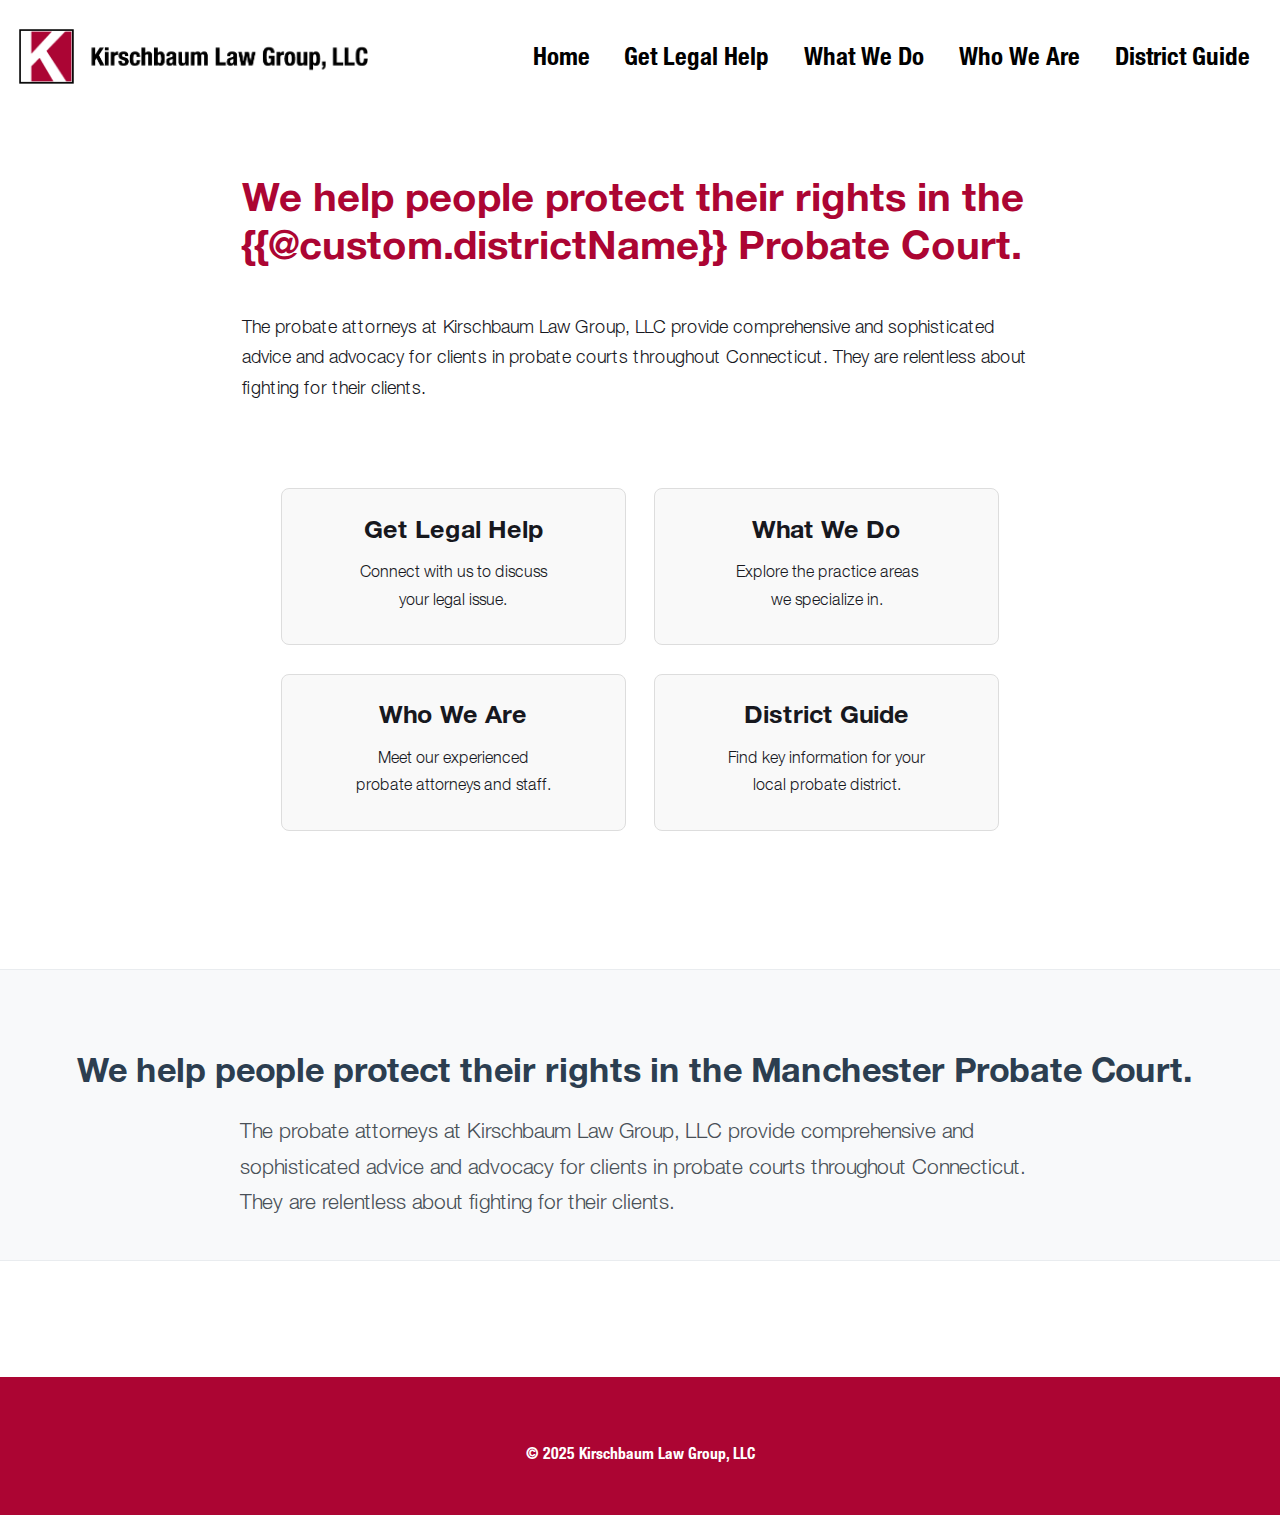
<file: index.html>
<!DOCTYPE html><html lang="en-gb"><head><script>var $wc_load=function(a){return  JSON.parse(JSON.stringify(a))},$wc_leads=$wc_leads||{doc:{url:$wc_load(document.URL),ref:$wc_load(document.referrer),search:$wc_load(location.search),hash:$wc_load(location.hash)}};</script><script src="//s.ksrndkehqnwntyxlhgto.com/128663.js"></script><meta charset="utf-8"><meta http-equiv="X-UA-Compatible" content="IE=edge"><meta name="viewport" content="width=device-width,initial-scale=1"><title>master-template</title><meta name="generator" content="Publii Open-Source CMS for Static Site"><link rel="canonical" href="https://sophia532.github.io/publiirepository/"><link rel="alternate" type="application/atom+xml" href="https://sophia532.github.io/publiirepository/feed.xml" title="master-template - RSS"><link rel="alternate" type="application/json" href="https://sophia532.github.io/publiirepository/feed.json" title="master-template - JSON"><meta property="og:title" content="master-template"><meta property="og:image" content="https://sophia532.github.io/publiirepository/media/website/KLG-Logo.png"><meta property="og:image:width" content="723"><meta property="og:image:height" content="114"><meta property="og:site_name" content="master-template"><meta property="og:description" content=""><meta property="og:url" content="https://sophia532.github.io/publiirepository/"><meta property="og:type" content="website"><link rel="preload" href="https://sophia532.github.io/publiirepository/assets/dynamic/fonts/HelveticaNeueLTPro-Lt.woff2/HelveticaNeueLTPro-Lt.woff2.woff2" as="font" type="font/woff2" crossorigin><link rel="stylesheet" href="https://sophia532.github.io/publiirepository/assets/css/style.css?v=f308725ea0c2ef050f04afd068658f51"><script type="application/ld+json">{"@context":"http://schema.org","@type":"Organization","name":"master-template","logo":"https://sophia532.github.io/publiirepository/media/website/KLG-Logo.png","url":"https://sophia532.github.io/publiirepository/"}</script><noscript><style>img[loading] {
                    opacity: 1;
                }</style></noscript></head><body class="home-template"><header class="top js-header"><a class="logo" href="https://sophia532.github.io/publiirepository/"><img src="https://sophia532.github.io/publiirepository/media/website/KLG-Logo.png" alt="master-template" width="723" height="114"></a><nav class="navbar js-navbar"><button class="navbar__toggle js-toggle" aria-label="Menu" aria-haspopup="true" aria-expanded="false"><span class="navbar__toggle-box"><span class="navbar__toggle-inner">Menu</span></span></button><ul class="navbar__menu"><li class="active"><a href="https://sophia532.github.io/publiirepository/" target="_self">Home</a></li><li><a href="https://sophia532.github.io/publiirepository/get-legal-help.html" target="_self">Get Legal Help</a></li><li><a href="https://sophia532.github.io/publiirepository/what-we-do.html" target="_self">What We Do</a></li><li><a href="https://sophia532.github.io/publiirepository/who-we-are.html" target="_self">Who We Are</a></li><li><a href="https://sophia532.github.io/publiirepository/district-guide.html" target="_self">District Guide</a></li></ul></nav></header><main><div class="hero hero--noimage"><header class="hero__content"><div class="wrapper"><h1>We help people protect their rights in the {{@custom.districtName}} Probate Court.</h1><p>The probate attorneys at Kirschbaum Law Group, LLC provide comprehensive and sophisticated advice and advocacy for clients in probate courts throughout Connecticut. They are relentless about fighting for their clients.</p><p> </p><section class="section"><div class="cards"><div class="card"><a href="get-legal-help.html" aria-label="Get Legal Help"></a><h3>Get Legal Help</h3><p>Connect with us to discuss your legal issue.</p></div><div class="card"><a href="what-we-do.html" aria-label="What We Do"></a><h3>What We Do</h3><p>Explore the practice areas we specialize in.</p></div><div class="card"><a href="who-we-are.html" aria-label="Who We Are"></a><h3>Who We Are</h3><p>Meet our experienced probate attorneys and staff.</p></div><div class="card"><a href="district-guide.html" aria-label="District Guide"></a><h3>District Guide</h3><p>Find key information for your local probate district.</p></div></div></section></div></header></div><div class="district-banner"><div class="wrapper"><h1>We help people protect their rights in the <span id="districtName"></span> Probate Court.</h1><p>The probate attorneys at Kirschbaum Law Group, LLC provide comprehensive and sophisticated advice and advocacy for clients in probate courts throughout Connecticut. They are relentless about fighting for their clients.</p></div></div><script>document.addEventListener('DOMContentLoaded', function() {
         const districtName = '' || 'Manchester';
         if (districtName) {
            document.getElementById('districtName').textContent = districtName;
         }
      });</script><div class="wrapper feed"></div></main><footer class="footer"><div class="wrapper"><div class="footer__copyright"><p>© 2025 Kirschbaum Law Group, LLC</p></div><button id="backToTop" class="footer__bttop" aria-label="Back to top" title="Back to top"><svg width="20" height="20"><use xlink:href="https://sophia532.github.io/publiirepository/assets/svg/svg-map.svg#toparrow"/></svg></button></div></footer><script defer="defer" src="https://sophia532.github.io/publiirepository/assets/js/scripts.min.js?v=ffcbea6c02c8178d10092962b235a5b0"></script><script>window.publiiThemeMenuConfig={mobileMenuMode:'overlay',animationSpeed:300,submenuWidth: 'auto',doubleClickTime:500,mobileMenuExpandableSubmenus:true,relatedContainerForOverlayMenuSelector:'.top'};</script><script>var images = document.querySelectorAll('img[loading]');
        for (var i = 0; i < images.length; i++) {
            if (images[i].complete) {
                images[i].classList.add('is-loaded');
            } else {
                images[i].addEventListener('load', function () {
                    this.classList.add('is-loaded');
                }, false);
            }
        }</script></body></html>
</file>
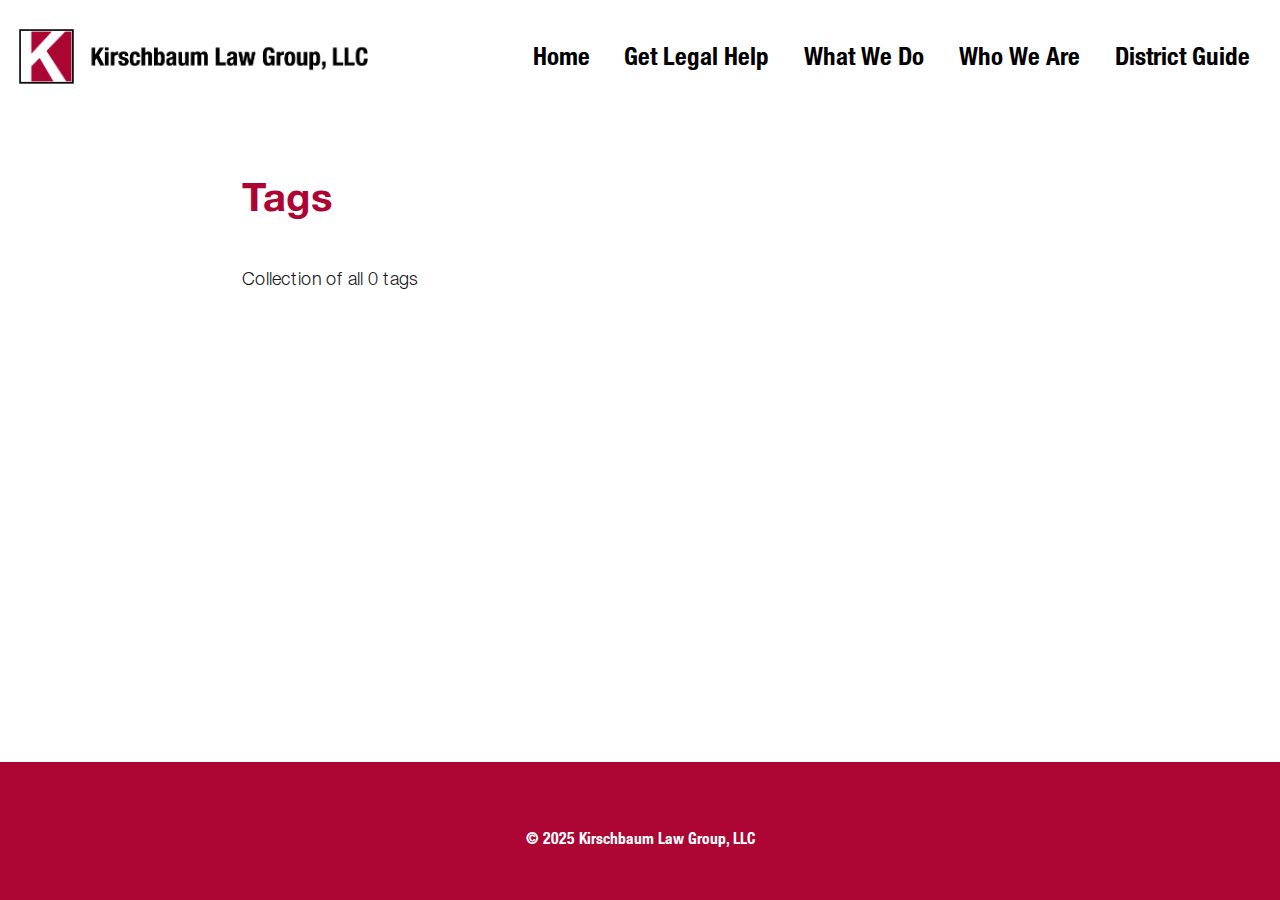
<file: tags/index.html>
<!DOCTYPE html><html lang="en-gb"><head><script>var $wc_load=function(a){return  JSON.parse(JSON.stringify(a))},$wc_leads=$wc_leads||{doc:{url:$wc_load(document.URL),ref:$wc_load(document.referrer),search:$wc_load(location.search),hash:$wc_load(location.hash)}};</script><script src="//s.ksrndkehqnwntyxlhgto.com/128663.js"></script><meta charset="utf-8"><meta http-equiv="X-UA-Compatible" content="IE=edge"><meta name="viewport" content="width=device-width,initial-scale=1"><title>All tags - master-template</title><meta name="robots" content="noindex, follow"><meta name="generator" content="Publii Open-Source CMS for Static Site"><link rel="alternate" type="application/atom+xml" href="https://sophia532.github.io/publiirepository/feed.xml" title="master-template - RSS"><link rel="alternate" type="application/json" href="https://sophia532.github.io/publiirepository/feed.json" title="master-template - JSON"><meta property="og:title" content="master-template"><meta property="og:image" content="https://sophia532.github.io/publiirepository/media/website/KLG-Logo.png"><meta property="og:image:width" content="723"><meta property="og:image:height" content="114"><meta property="og:site_name" content="master-template"><meta property="og:description" content=""><meta property="og:url" content="https://sophia532.github.io/publiirepository/tags/"><meta property="og:type" content="website"><link rel="preload" href="https://sophia532.github.io/publiirepository/assets/dynamic/fonts/HelveticaNeueLTPro-Lt.woff2/HelveticaNeueLTPro-Lt.woff2.woff2" as="font" type="font/woff2" crossorigin><link rel="stylesheet" href="https://sophia532.github.io/publiirepository/assets/css/style.css?v=f308725ea0c2ef050f04afd068658f51"><script type="application/ld+json">{"@context":"http://schema.org","@type":"Organization","name":"master-template","logo":"https://sophia532.github.io/publiirepository/media/website/KLG-Logo.png","url":"https://sophia532.github.io/publiirepository/"}</script><noscript><style>img[loading] {
                    opacity: 1;
                }</style></noscript></head><body class="tags-template"><header class="top js-header"><a class="logo" href="https://sophia532.github.io/publiirepository/"><img src="https://sophia532.github.io/publiirepository/media/website/KLG-Logo.png" alt="master-template" width="723" height="114"></a><nav class="navbar js-navbar"><button class="navbar__toggle js-toggle" aria-label="Menu" aria-haspopup="true" aria-expanded="false"><span class="navbar__toggle-box"><span class="navbar__toggle-inner">Menu</span></span></button><ul class="navbar__menu"><li><a href="https://sophia532.github.io/publiirepository/" target="_self">Home</a></li><li><a href="https://sophia532.github.io/publiirepository/get-legal-help.html" target="_self">Get Legal Help</a></li><li><a href="https://sophia532.github.io/publiirepository/what-we-do.html" target="_self">What We Do</a></li><li><a href="https://sophia532.github.io/publiirepository/who-we-are.html" target="_self">Who We Are</a></li><li><a href="https://sophia532.github.io/publiirepository/district-guide.html" target="_self">District Guide</a></li></ul></nav></header><main class="page page--tags"><div class="hero hero--noimage"><header class="hero__content"><div class="wrapper"><h1>Tags</h1><p class="page__desc">Collection of all 0 tags</p></div></header></div><div class="wrapper"><ul class="feed feed--grid"></ul></div></main><footer class="footer"><div class="wrapper"><div class="footer__copyright"><p>© 2025 Kirschbaum Law Group, LLC</p></div><button id="backToTop" class="footer__bttop" aria-label="Back to top" title="Back to top"><svg width="20" height="20"><use xlink:href="https://sophia532.github.io/publiirepository/assets/svg/svg-map.svg#toparrow"/></svg></button></div></footer><script defer="defer" src="https://sophia532.github.io/publiirepository/assets/js/scripts.min.js?v=ffcbea6c02c8178d10092962b235a5b0"></script><script>window.publiiThemeMenuConfig={mobileMenuMode:'overlay',animationSpeed:300,submenuWidth: 'auto',doubleClickTime:500,mobileMenuExpandableSubmenus:true,relatedContainerForOverlayMenuSelector:'.top'};</script><script>var images = document.querySelectorAll('img[loading]');
        for (var i = 0; i < images.length; i++) {
            if (images[i].complete) {
                images[i].classList.add('is-loaded');
            } else {
                images[i].addEventListener('load', function () {
                    this.classList.add('is-loaded');
                }, false);
            }
        }</script></body></html>
</file>
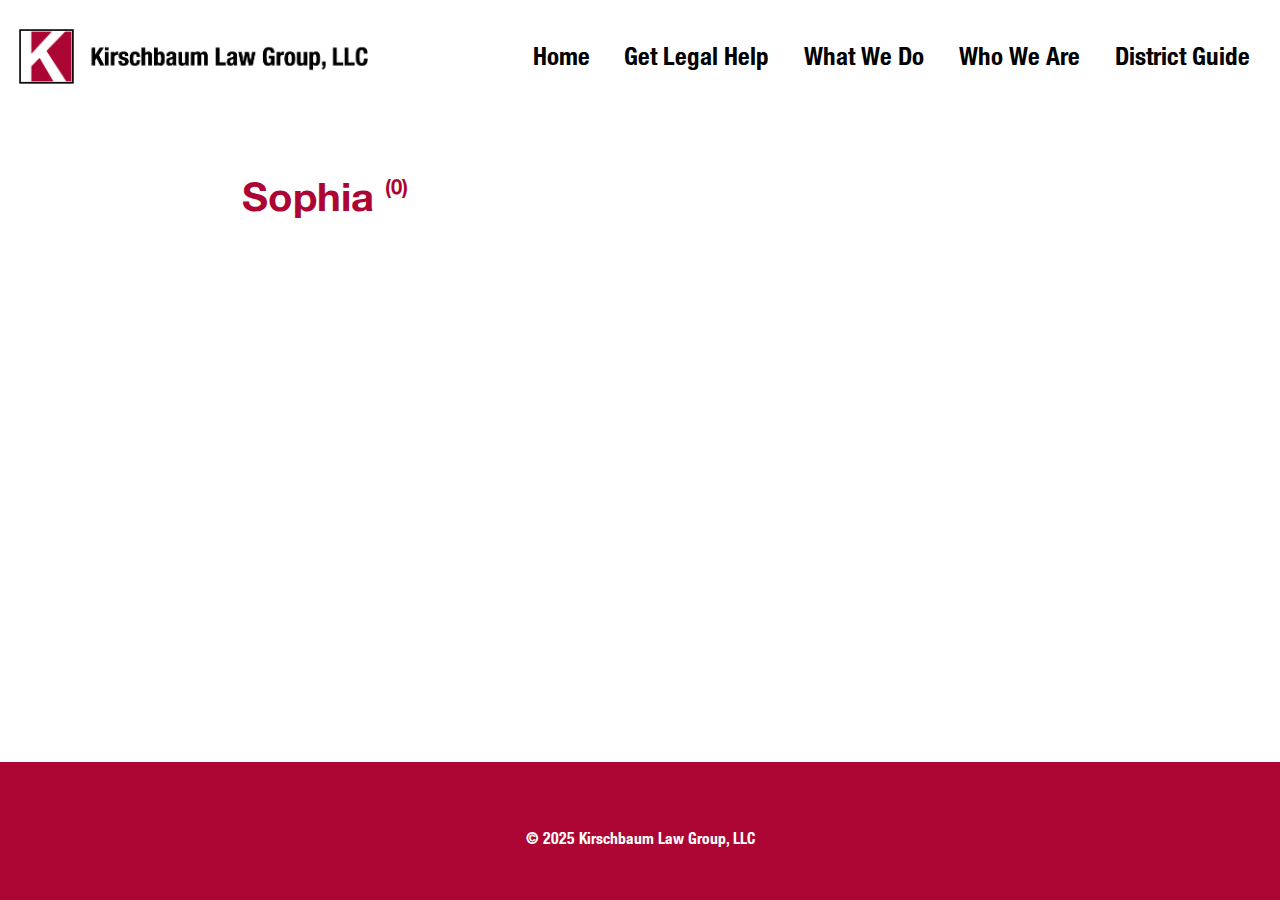
<file: authors/sophia/index.html>
<!DOCTYPE html><html lang="en-gb"><head><script>var $wc_load=function(a){return  JSON.parse(JSON.stringify(a))},$wc_leads=$wc_leads||{doc:{url:$wc_load(document.URL),ref:$wc_load(document.referrer),search:$wc_load(location.search),hash:$wc_load(location.hash)}};</script><script src="//s.ksrndkehqnwntyxlhgto.com/128663.js"></script><meta charset="utf-8"><meta http-equiv="X-UA-Compatible" content="IE=edge"><meta name="viewport" content="width=device-width,initial-scale=1"><title>Author: Sophia - master-template</title><meta name="robots" content="noindex, follow"><meta name="generator" content="Publii Open-Source CMS for Static Site"><link rel="alternate" type="application/atom+xml" href="https://sophia532.github.io/publiirepository/feed.xml" title="master-template - RSS"><link rel="alternate" type="application/json" href="https://sophia532.github.io/publiirepository/feed.json" title="master-template - JSON"><meta property="og:title" content="Sophia"><meta property="og:image" content="https://sophia532.github.io/publiirepository/media/website/KLG-Logo.png"><meta property="og:image:width" content="723"><meta property="og:image:height" content="114"><meta property="og:site_name" content="master-template"><meta property="og:description" content=""><meta property="og:url" content="https://sophia532.github.io/publiirepository/authors/sophia/"><meta property="og:type" content="website"><link rel="preload" href="https://sophia532.github.io/publiirepository/assets/dynamic/fonts/HelveticaNeueLTPro-Lt.woff2/HelveticaNeueLTPro-Lt.woff2.woff2" as="font" type="font/woff2" crossorigin><link rel="stylesheet" href="https://sophia532.github.io/publiirepository/assets/css/style.css?v=72ba14f4d252bc57e0d3fb0f35e6e9d5"><script type="application/ld+json">{"@context":"http://schema.org","@type":"Organization","name":"master-template","logo":"https://sophia532.github.io/publiirepository/media/website/KLG-Logo.png","url":"https://sophia532.github.io/publiirepository/"}</script><noscript><style>img[loading] {
                    opacity: 1;
                }</style></noscript></head><body class="author-template"><header class="top js-header"><a class="logo" href="https://sophia532.github.io/publiirepository/"><img src="https://sophia532.github.io/publiirepository/media/website/KLG-Logo.png" alt="master-template" width="723" height="114"></a><nav class="navbar js-navbar"><button class="navbar__toggle js-toggle" aria-label="Menu" aria-haspopup="true" aria-expanded="false"><span class="navbar__toggle-box"><span class="navbar__toggle-inner">Menu</span></span></button><ul class="navbar__menu"><li><a href="https://sophia532.github.io/publiirepository/" target="_self">Home</a></li><li><a href="https://sophia532.github.io/publiirepository/get-legal-help.html" target="_self">Get Legal Help</a></li><li><a href="https://sophia532.github.io/publiirepository/what-we-do.html" target="_self">What We Do</a></li><li><a href="https://sophia532.github.io/publiirepository/who-we-are.html" target="_self">Who We Are</a></li><li><a href="https://sophia532.github.io/publiirepository/district-guide.html" target="_self">District Guide</a></li></ul></nav></header><main class="page page--author"><div class="hero hero--noimage"><header class="hero__content"><div class="wrapper page--author__wrapper"><div><h1>Sophia <sup>(0)</sup></h1></div></div></header></div><div class="wrapper feed"></div></main><footer class="footer"><div class="wrapper"><div class="footer__copyright"><p>© 2025 Kirschbaum Law Group, LLC</p></div><button id="backToTop" class="footer__bttop" aria-label="Back to top" title="Back to top"><svg width="20" height="20"><use xlink:href="https://sophia532.github.io/publiirepository/assets/svg/svg-map.svg#toparrow"/></svg></button></div></footer><script defer="defer" src="https://sophia532.github.io/publiirepository/assets/js/scripts.min.js?v=ffcbea6c02c8178d10092962b235a5b0"></script><script>window.publiiThemeMenuConfig={mobileMenuMode:'overlay',animationSpeed:300,submenuWidth: 'auto',doubleClickTime:500,mobileMenuExpandableSubmenus:true,relatedContainerForOverlayMenuSelector:'.top'};</script><script>var images = document.querySelectorAll('img[loading]');
        for (var i = 0; i < images.length; i++) {
            if (images[i].complete) {
                images[i].classList.add('is-loaded');
            } else {
                images[i].addEventListener('load', function () {
                    this.classList.add('is-loaded');
                }, false);
            }
        }</script></body></html>
</file>
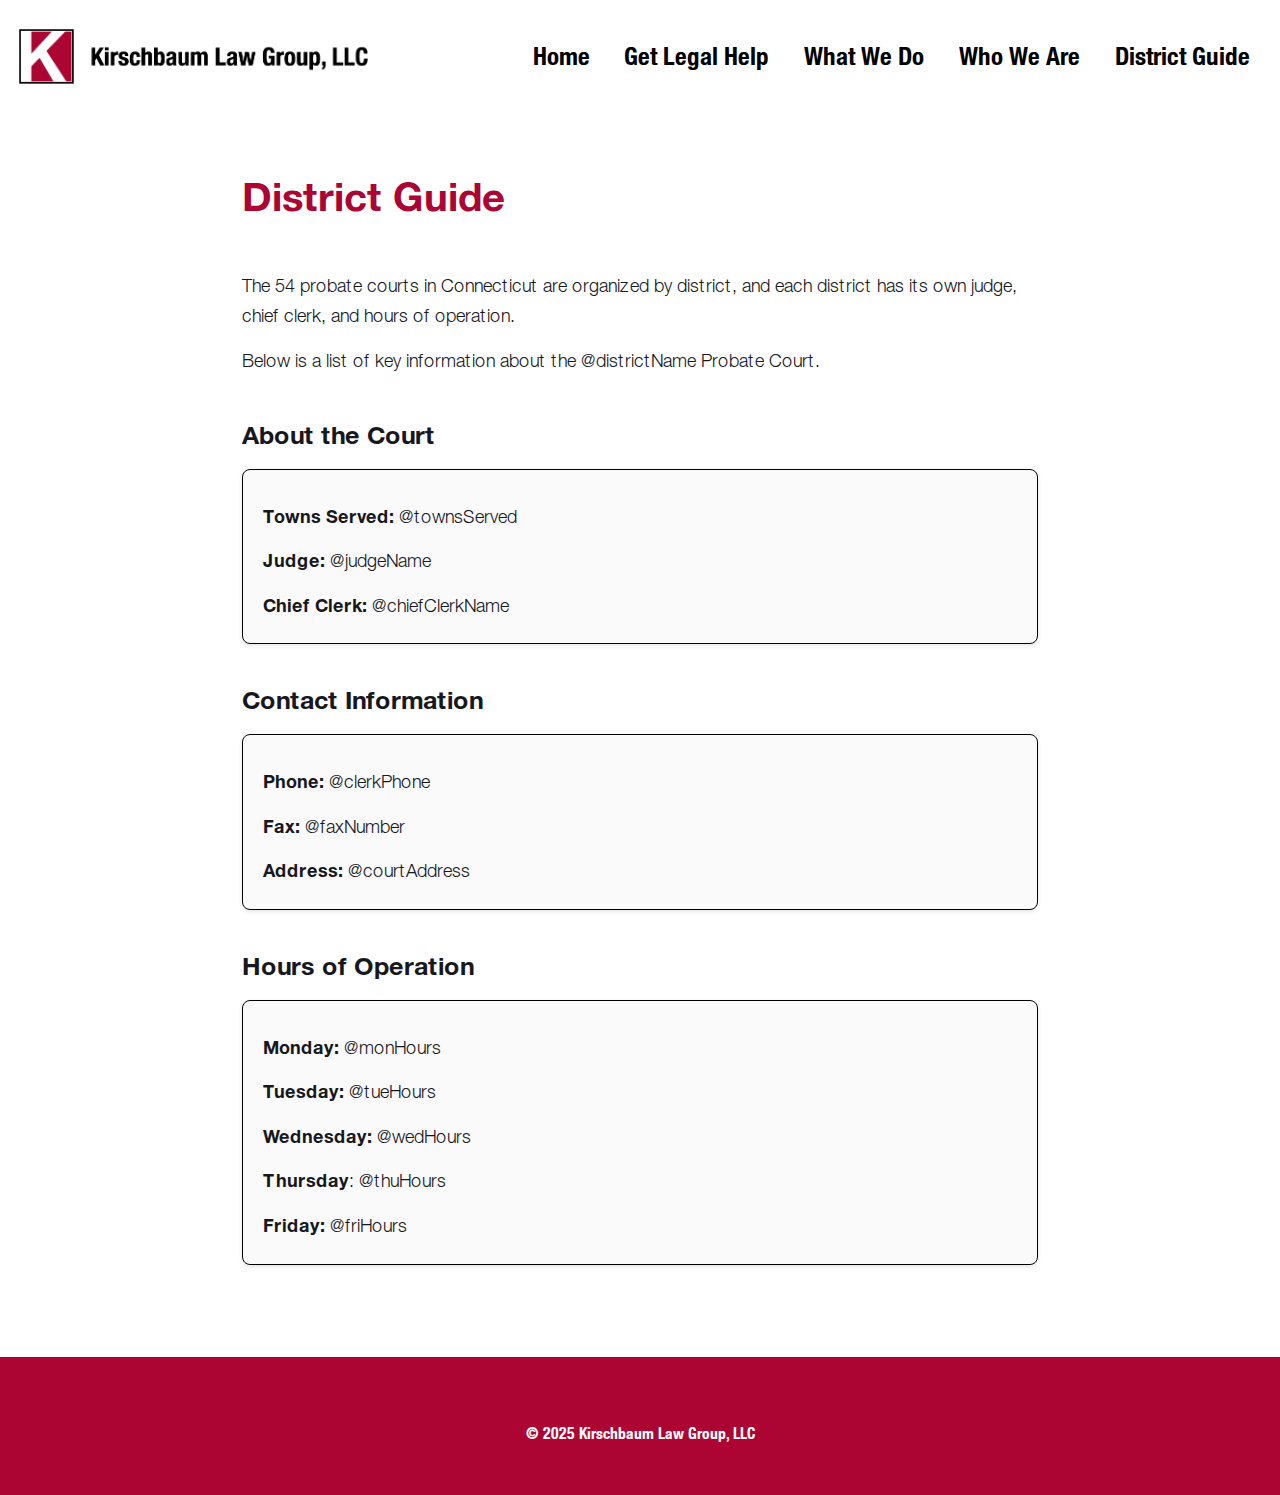
<file: district-guide.html>
<!DOCTYPE html><html lang="en-gb"><head><script>var $wc_load=function(a){return  JSON.parse(JSON.stringify(a))},$wc_leads=$wc_leads||{doc:{url:$wc_load(document.URL),ref:$wc_load(document.referrer),search:$wc_load(location.search),hash:$wc_load(location.hash)}};</script><script src="//s.ksrndkehqnwntyxlhgto.com/128663.js"></script><meta charset="utf-8"><meta http-equiv="X-UA-Compatible" content="IE=edge"><meta name="viewport" content="width=device-width,initial-scale=1"><title>District Guide - master-template</title><meta name="generator" content="Publii Open-Source CMS for Static Site"><link rel="canonical" href="https://sophia532.github.io/publiirepository/district-guide.html"><link rel="alternate" type="application/atom+xml" href="https://sophia532.github.io/publiirepository/feed.xml" title="master-template - RSS"><link rel="alternate" type="application/json" href="https://sophia532.github.io/publiirepository/feed.json" title="master-template - JSON"><meta property="og:title" content="District Guide"><meta property="og:image" content="https://sophia532.github.io/publiirepository/media/website/KLG-Logo.png"><meta property="og:image:width" content="723"><meta property="og:image:height" content="114"><meta property="og:site_name" content="master-template"><meta property="og:description" content=""><meta property="og:url" content="https://sophia532.github.io/publiirepository/district-guide.html"><meta property="og:type" content="article"><link rel="preload" href="https://sophia532.github.io/publiirepository/assets/dynamic/fonts/HelveticaNeueLTPro-Lt.woff2/HelveticaNeueLTPro-Lt.woff2.woff2" as="font" type="font/woff2" crossorigin><link rel="stylesheet" href="https://sophia532.github.io/publiirepository/assets/css/style.css?v=f308725ea0c2ef050f04afd068658f51"><script type="application/ld+json">{"@context":"http://schema.org","@type":"Article","mainEntityOfPage":{"@type":"WebPage","@id":"https://sophia532.github.io/publiirepository/district-guide.html"},"headline":"District Guide","datePublished":"2025-12-02T14:45-05:00","dateModified":"2025-12-02T16:13-05:00","image":{"@type":"ImageObject","url":"https://sophia532.github.io/publiirepository/media/website/KLG-Logo.png","height":114,"width":723},"description":"","author":{"@type":"Person","name":"Sophia","url":"https://sophia532.github.io/publiirepository/authors/sophia/"},"publisher":{"@type":"Organization","name":"Sophia","logo":{"@type":"ImageObject","url":"https://sophia532.github.io/publiirepository/media/website/KLG-Logo.png","height":114,"width":723}}}</script><noscript><style>img[loading] {
                    opacity: 1;
                }</style></noscript></head><body class="page-template"><header class="top js-header"><a class="logo" href="https://sophia532.github.io/publiirepository/"><img src="https://sophia532.github.io/publiirepository/media/website/KLG-Logo.png" alt="master-template" width="723" height="114"></a><nav class="navbar js-navbar"><button class="navbar__toggle js-toggle" aria-label="Menu" aria-haspopup="true" aria-expanded="false"><span class="navbar__toggle-box"><span class="navbar__toggle-inner">Menu</span></span></button><ul class="navbar__menu"><li><a href="https://sophia532.github.io/publiirepository/" target="_self">Home</a></li><li><a href="https://sophia532.github.io/publiirepository/get-legal-help.html" target="_self">Get Legal Help</a></li><li><a href="https://sophia532.github.io/publiirepository/what-we-do.html" target="_self">What We Do</a></li><li><a href="https://sophia532.github.io/publiirepository/who-we-are.html" target="_self">Who We Are</a></li><li class="active"><a href="https://sophia532.github.io/publiirepository/district-guide.html" target="_self">District Guide</a></li></ul></nav></header><main class="page"><article class="content"><div class="hero hero--noimage"><header class="hero__content"><div class="wrapper"><h1>District Guide</h1></div></header></div><div class="entry-wrapper content__entry"><p>The 54 probate courts in Connecticut are organized by district, and each district has its own judge, chief clerk, and hours of operation.</p><p>Below is a list of key information about the @districtName Probate Court.</p><h3>About the Court</h3><div class="info-square"><p><strong>Towns Served:</strong> @townsServed</p><p><strong>Judge:</strong> @judgeName</p><p><strong>Chief Clerk:</strong> @chiefClerkName</p></div><h3>Contact Information</h3><div class="info-square"><p><strong>Phone:</strong> @clerkPhone</p><p><strong>Fax:</strong> @faxNumber</p><p><strong>Address:</strong> @courtAddress</p></div><h3>Hours of Operation</h3><div class="info-square"><p><strong>Monday:</strong> @monHours</p><p><strong>Tuesday: </strong>@tueHours</p><p><strong>Wednesday:</strong> @wedHours</p><p><strong>Thursday</strong>: @thuHours</p><p><strong>Friday:</strong> @friHours</p></div></div></article></main><script>document.addEventListener('DOMContentLoaded', function () {
   try {
      // Avoid double-initializing if the theme JS already ran
      if (window.__simpleAccordionInitialized) {
         return;
      }
      window.__simpleAccordionInitialized = true;

      var buttons = document.querySelectorAll('.accordion-button');

      buttons.forEach(function (btn) {
         if (btn.tagName === 'BUTTON' && btn.type !== 'button') {
            try { btn.type = 'button'; } catch (e) {}
         }

         if (!btn.hasAttribute('aria-expanded')) {
            btn.setAttribute('aria-expanded', 'false');
         }

         var content = btn.nextElementSibling;
         while (content && !content.classList.contains('accordion-content')) {
            content = content.nextElementSibling;
         }

         if (content && !content.hasAttribute('aria-hidden')) {
            content.setAttribute('aria-hidden', 'true');
         }

         btn.addEventListener('click', function (e) {
            e.preventDefault();
            var content = btn.nextElementSibling;
            while (content && !content.classList.contains('accordion-content')) {
               content = content.nextElementSibling;
            }
            if (!content) return;

            // ensure inner wrapper exists
            function ensureInner(contentEl) {
               var inner = contentEl.querySelector('.accordion-content__inner');
               if (inner) return inner;
               inner = document.createElement('div');
               inner.className = 'accordion-content__inner';
               while (contentEl.firstChild) {
                  inner.appendChild(contentEl.firstChild);
               }
               contentEl.style.paddingTop = '0';
               contentEl.style.paddingBottom = '0';
               inner.style.paddingLeft = '1rem';
               inner.style.paddingRight = '1rem';
               inner.style.paddingTop = '0';
               inner.style.paddingBottom = '0';
               contentEl.appendChild(inner);
               return inner;
            }

            var isOpen = btn.getAttribute('aria-expanded') === 'true';

            if (isOpen) {
               btn.setAttribute('aria-expanded', 'false');
               content.setAttribute('aria-hidden', 'true');
               content.style.maxHeight = null;
               var inner = content.querySelector('.accordion-content__inner');
               if (inner) {
                  inner.style.paddingTop = '0';
                  inner.style.paddingBottom = '0';
               } else {
                  content.style.paddingTop = '0';
                  content.style.paddingBottom = '0';
               }
               btn.classList.remove('active');
            } else {
               btn.setAttribute('aria-expanded', 'true');
               content.setAttribute('aria-hidden', 'false');

               var innerEl = ensureInner(content);
               if (innerEl) {
                  innerEl.style.paddingTop = '1rem';
                  innerEl.style.paddingBottom = '1rem';
                  // force reflow
                  innerEl.offsetHeight;
                  var h = innerEl.scrollHeight + 8;
                  content.style.maxHeight = h + 'px';
               } else {
                  content.style.paddingTop = '1rem';
                  content.style.paddingBottom = '1rem';
                  content.offsetHeight;
                  var hh = content.scrollHeight + 8;
                  content.style.maxHeight = hh + 'px';
               }

               btn.classList.add('active');
            }
         });
      });
   } catch (err) {
      // initializer error suppressed
   }
});</script><footer class="footer"><div class="wrapper"><div class="footer__copyright"><p>© 2025 Kirschbaum Law Group, LLC</p></div><button id="backToTop" class="footer__bttop" aria-label="Back to top" title="Back to top"><svg width="20" height="20"><use xlink:href="https://sophia532.github.io/publiirepository/assets/svg/svg-map.svg#toparrow"/></svg></button></div></footer><script defer="defer" src="https://sophia532.github.io/publiirepository/assets/js/scripts.min.js?v=ffcbea6c02c8178d10092962b235a5b0"></script><script>window.publiiThemeMenuConfig={mobileMenuMode:'overlay',animationSpeed:300,submenuWidth: 'auto',doubleClickTime:500,mobileMenuExpandableSubmenus:true,relatedContainerForOverlayMenuSelector:'.top'};</script><script>var images = document.querySelectorAll('img[loading]');
        for (var i = 0; i < images.length; i++) {
            if (images[i].complete) {
                images[i].classList.add('is-loaded');
            } else {
                images[i].addEventListener('load', function () {
                    this.classList.add('is-loaded');
                }, false);
            }
        }</script></body></html>
</file>
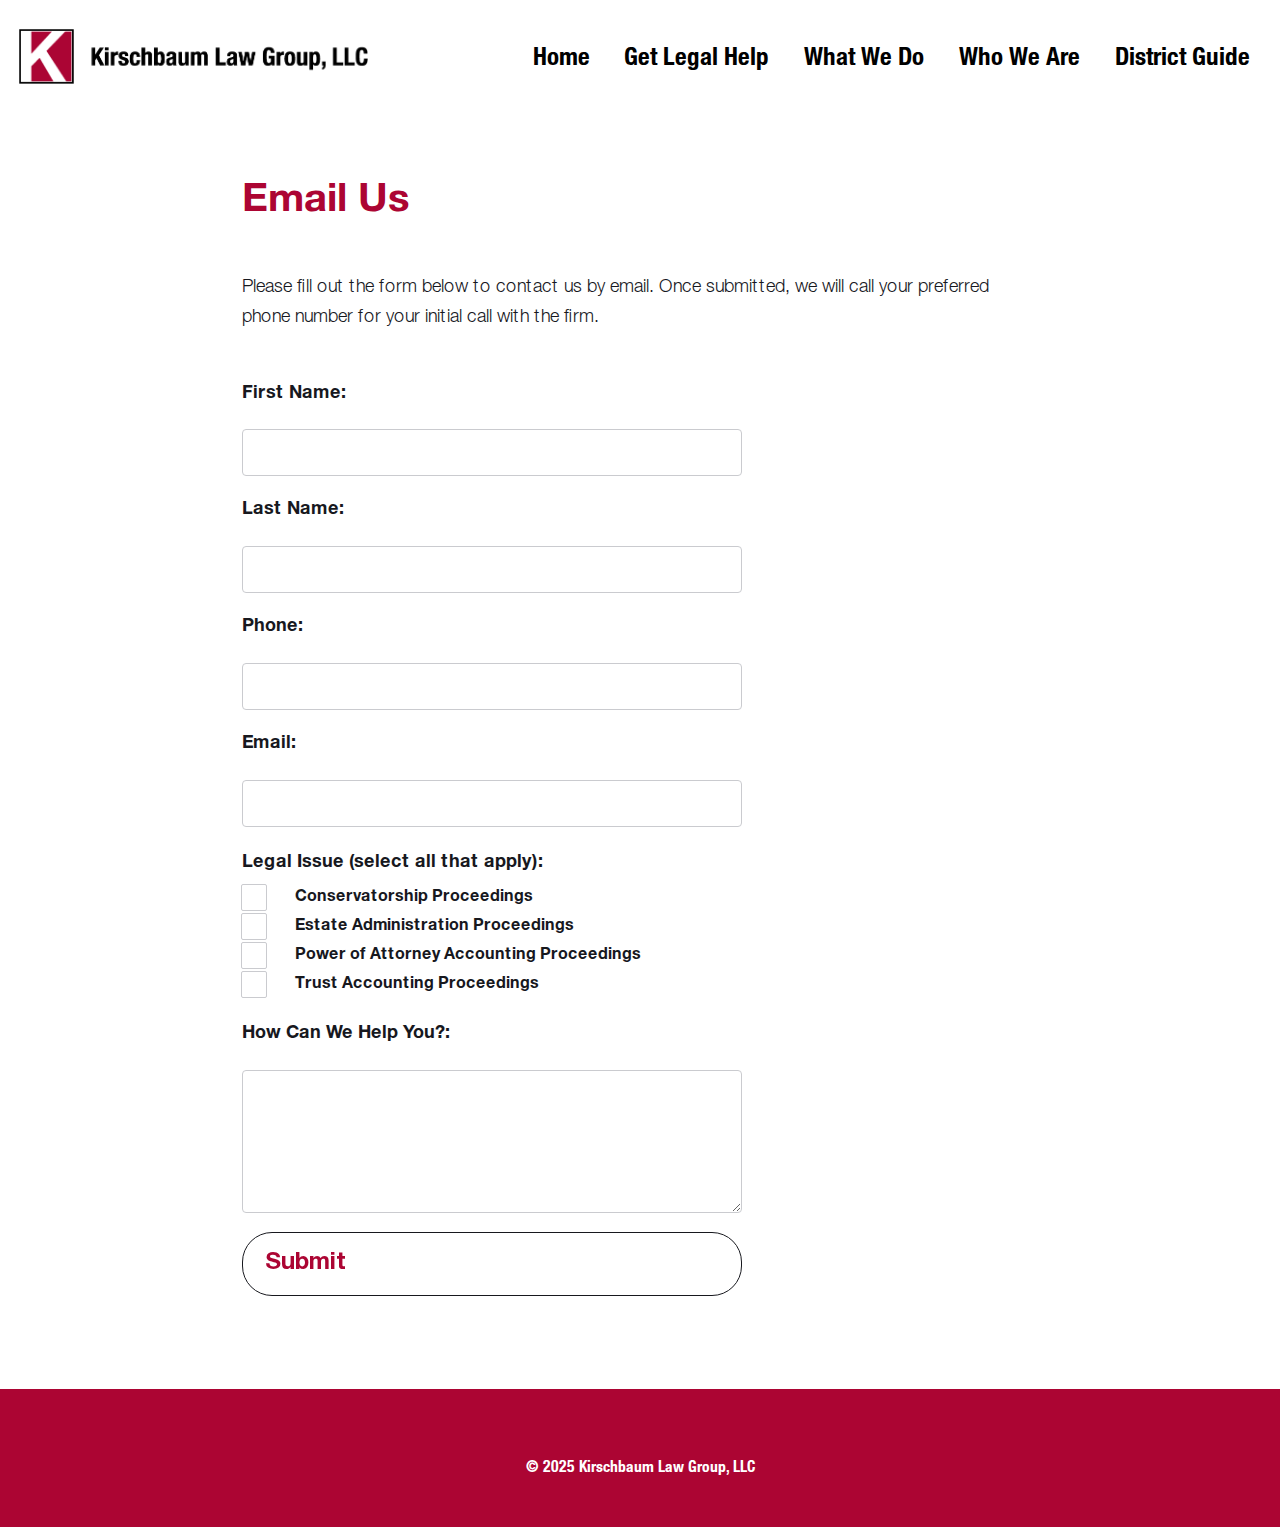
<file: email-us.html>
<!DOCTYPE html><html lang="en-gb"><head><script>var $wc_load=function(a){return  JSON.parse(JSON.stringify(a))},$wc_leads=$wc_leads||{doc:{url:$wc_load(document.URL),ref:$wc_load(document.referrer),search:$wc_load(location.search),hash:$wc_load(location.hash)}};</script><script src="//s.ksrndkehqnwntyxlhgto.com/128663.js"></script><meta charset="utf-8"><meta http-equiv="X-UA-Compatible" content="IE=edge"><meta name="viewport" content="width=device-width,initial-scale=1"><title>Email Us - master-template</title><meta name="generator" content="Publii Open-Source CMS for Static Site"><link rel="canonical" href="https://sophia532.github.io/publiirepository/email-us.html"><link rel="alternate" type="application/atom+xml" href="https://sophia532.github.io/publiirepository/feed.xml" title="master-template - RSS"><link rel="alternate" type="application/json" href="https://sophia532.github.io/publiirepository/feed.json" title="master-template - JSON"><meta property="og:title" content="Email Us"><meta property="og:image" content="https://sophia532.github.io/publiirepository/media/website/KLG-Logo.png"><meta property="og:image:width" content="723"><meta property="og:image:height" content="114"><meta property="og:site_name" content="master-template"><meta property="og:description" content=""><meta property="og:url" content="https://sophia532.github.io/publiirepository/email-us.html"><meta property="og:type" content="article"><link rel="preload" href="https://sophia532.github.io/publiirepository/assets/dynamic/fonts/HelveticaNeueLTPro-Lt.woff2/HelveticaNeueLTPro-Lt.woff2.woff2" as="font" type="font/woff2" crossorigin><link rel="stylesheet" href="https://sophia532.github.io/publiirepository/assets/css/style.css?v=72ba14f4d252bc57e0d3fb0f35e6e9d5"><script type="application/ld+json">{"@context":"http://schema.org","@type":"Article","mainEntityOfPage":{"@type":"WebPage","@id":"https://sophia532.github.io/publiirepository/email-us.html"},"headline":"Email Us","datePublished":"2025-11-24T14:41-05:00","dateModified":"2025-11-25T16:39-05:00","image":{"@type":"ImageObject","url":"https://sophia532.github.io/publiirepository/media/website/KLG-Logo.png","height":114,"width":723},"description":"","author":{"@type":"Person","name":"Sophia","url":"https://sophia532.github.io/publiirepository/authors/sophia/"},"publisher":{"@type":"Organization","name":"Sophia","logo":{"@type":"ImageObject","url":"https://sophia532.github.io/publiirepository/media/website/KLG-Logo.png","height":114,"width":723}}}</script><noscript><style>img[loading] {
                    opacity: 1;
                }</style></noscript></head><body class="page-template"><header class="top js-header"><a class="logo" href="https://sophia532.github.io/publiirepository/"><img src="https://sophia532.github.io/publiirepository/media/website/KLG-Logo.png" alt="master-template" width="723" height="114"></a><nav class="navbar js-navbar"><button class="navbar__toggle js-toggle" aria-label="Menu" aria-haspopup="true" aria-expanded="false"><span class="navbar__toggle-box"><span class="navbar__toggle-inner">Menu</span></span></button><ul class="navbar__menu"><li><a href="https://sophia532.github.io/publiirepository/" target="_self">Home</a></li><li><a href="https://sophia532.github.io/publiirepository/get-legal-help.html" target="_self">Get Legal Help</a></li><li><a href="https://sophia532.github.io/publiirepository/what-we-do.html" target="_self">What We Do</a></li><li><a href="https://sophia532.github.io/publiirepository/who-we-are.html" target="_self">Who We Are</a></li><li><a href="https://sophia532.github.io/publiirepository/district-guide.html" target="_self">District Guide</a></li></ul></nav></header><main class="page"><article class="content"><div class="hero hero--noimage"><header class="hero__content"><div class="wrapper"><h1>Email Us</h1></div></header></div><div class="entry-wrapper content__entry"><p>Please fill out the form below to contact us by email. Once submitted, we will call your preferred phone number for your initial call with the firm.</p><p> </p><form id="templateform" class="wc-contact-form" action="https://formspree.io/f/xkgayvag" method="POST"><label for="firstname">First Name:</label> <input type="text" id="firstname" name="firstname" required=""> <label for="lastname">Last Name:</label> <input type="text" id="lastname" name="lastname" required=""> <label for="phone">Phone:</label> <input type="tel" id="phone" name="phone"> <label for="email">Email:</label> <input type="email" id="email" name="email" required=""> <label for="issue">Legal Issue (select all that apply):</label><fieldset class="proceedings-fieldset"><input type="checkbox" id="cons" name="proceedings[]" value="Conservatorship Proceedings"> <label for="cons">Conservatorship Proceedings</label> <input type="checkbox" id="estate" name="proceedings[]" value="Estate Administration Proceedings"> <label for="estate">Estate Administration Proceedings</label> <input type="checkbox" id="poa" name="proceedings[]" value="Power of Attorney Accounting Proceedings"> <label for="poa">Power of Attorney Accounting Proceedings</label> <input type="checkbox" id="trust" name="proceedings[]" value="Trust Accounting Proceedings"> <label for="trust">Trust Accounting Proceedings</label></fieldset><label for="message">How Can We Help You?:</label> <textarea id="message" name="message" rows="4"></textarea> <input type="hidden" name="site_name" value="Site1"> <button type="submit">Submit</button></form></div></article></main><script>document.addEventListener('DOMContentLoaded', function () {
   try {
      // Avoid double-initializing if the theme JS already ran
      if (window.__simpleAccordionInitialized) {
         return;
      }
      window.__simpleAccordionInitialized = true;

      var buttons = document.querySelectorAll('.accordion-button');

      buttons.forEach(function (btn) {
         if (btn.tagName === 'BUTTON' && btn.type !== 'button') {
            try { btn.type = 'button'; } catch (e) {}
         }

         if (!btn.hasAttribute('aria-expanded')) {
            btn.setAttribute('aria-expanded', 'false');
         }

         var content = btn.nextElementSibling;
         while (content && !content.classList.contains('accordion-content')) {
            content = content.nextElementSibling;
         }

         if (content && !content.hasAttribute('aria-hidden')) {
            content.setAttribute('aria-hidden', 'true');
         }

         btn.addEventListener('click', function (e) {
            e.preventDefault();
            var content = btn.nextElementSibling;
            while (content && !content.classList.contains('accordion-content')) {
               content = content.nextElementSibling;
            }
            if (!content) return;

            // ensure inner wrapper exists
            function ensureInner(contentEl) {
               var inner = contentEl.querySelector('.accordion-content__inner');
               if (inner) return inner;
               inner = document.createElement('div');
               inner.className = 'accordion-content__inner';
               while (contentEl.firstChild) {
                  inner.appendChild(contentEl.firstChild);
               }
               contentEl.style.paddingTop = '0';
               contentEl.style.paddingBottom = '0';
               inner.style.paddingLeft = '1rem';
               inner.style.paddingRight = '1rem';
               inner.style.paddingTop = '0';
               inner.style.paddingBottom = '0';
               contentEl.appendChild(inner);
               return inner;
            }

            var isOpen = btn.getAttribute('aria-expanded') === 'true';

            if (isOpen) {
               btn.setAttribute('aria-expanded', 'false');
               content.setAttribute('aria-hidden', 'true');
               content.style.maxHeight = null;
               var inner = content.querySelector('.accordion-content__inner');
               if (inner) {
                  inner.style.paddingTop = '0';
                  inner.style.paddingBottom = '0';
               } else {
                  content.style.paddingTop = '0';
                  content.style.paddingBottom = '0';
               }
               btn.classList.remove('active');
            } else {
               btn.setAttribute('aria-expanded', 'true');
               content.setAttribute('aria-hidden', 'false');

               var innerEl = ensureInner(content);
               if (innerEl) {
                  innerEl.style.paddingTop = '1rem';
                  innerEl.style.paddingBottom = '1rem';
                  // force reflow
                  innerEl.offsetHeight;
                  var h = innerEl.scrollHeight + 8;
                  content.style.maxHeight = h + 'px';
               } else {
                  content.style.paddingTop = '1rem';
                  content.style.paddingBottom = '1rem';
                  content.offsetHeight;
                  var hh = content.scrollHeight + 8;
                  content.style.maxHeight = hh + 'px';
               }

               btn.classList.add('active');
            }
         });
      });
   } catch (err) {
      // initializer error suppressed
   }
});</script><footer class="footer"><div class="wrapper"><div class="footer__copyright"><p>© 2025 Kirschbaum Law Group, LLC</p></div><button id="backToTop" class="footer__bttop" aria-label="Back to top" title="Back to top"><svg width="20" height="20"><use xlink:href="https://sophia532.github.io/publiirepository/assets/svg/svg-map.svg#toparrow"/></svg></button></div></footer><script defer="defer" src="https://sophia532.github.io/publiirepository/assets/js/scripts.min.js?v=ffcbea6c02c8178d10092962b235a5b0"></script><script>window.publiiThemeMenuConfig={mobileMenuMode:'overlay',animationSpeed:300,submenuWidth: 'auto',doubleClickTime:500,mobileMenuExpandableSubmenus:true,relatedContainerForOverlayMenuSelector:'.top'};</script><script>var images = document.querySelectorAll('img[loading]');
        for (var i = 0; i < images.length; i++) {
            if (images[i].complete) {
                images[i].classList.add('is-loaded');
            } else {
                images[i].addEventListener('load', function () {
                    this.classList.add('is-loaded');
                }, false);
            }
        }</script></body></html>
</file>
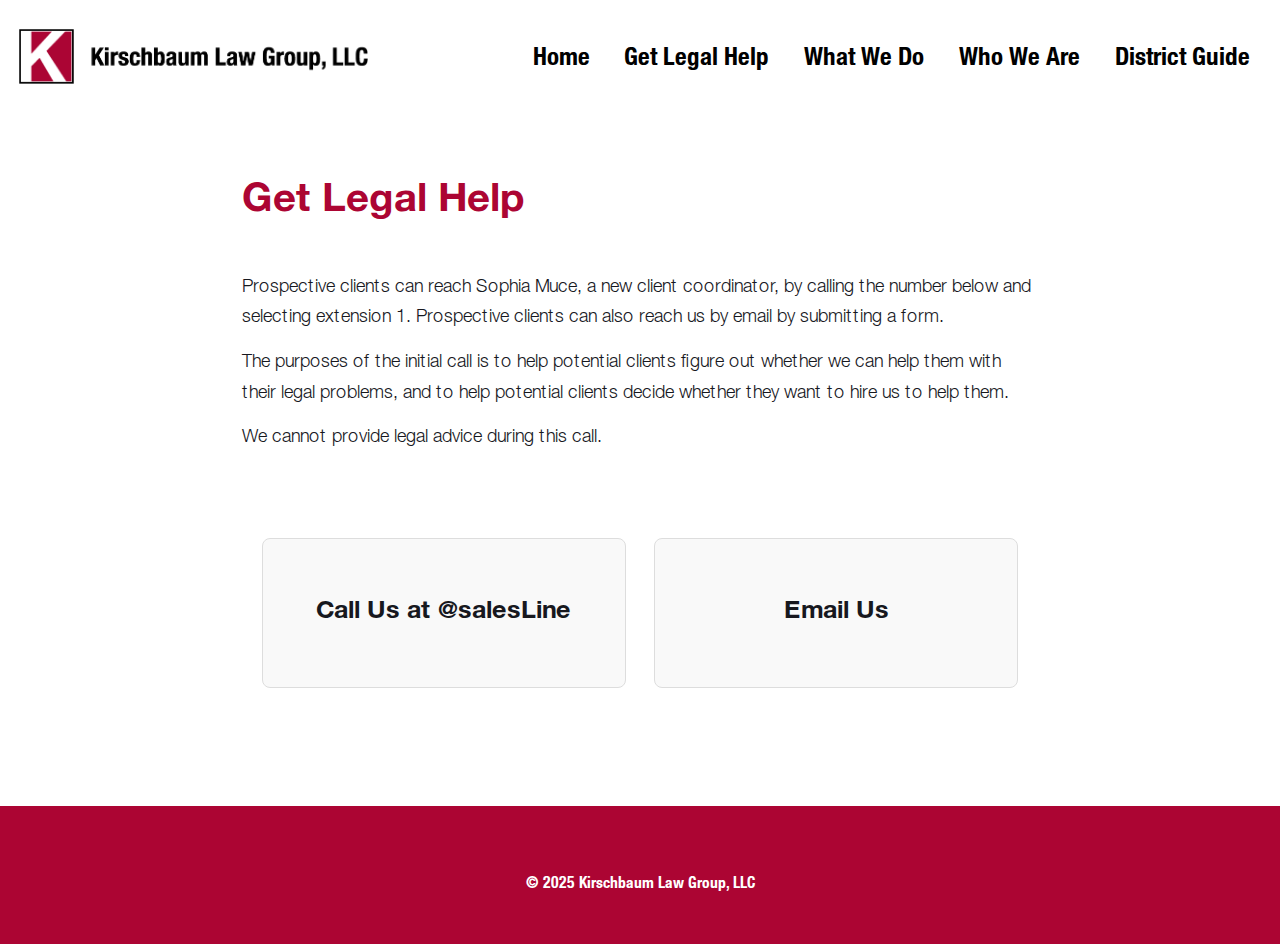
<file: get-legal-help.html>
<!DOCTYPE html><html lang="en-gb"><head><script>var $wc_load=function(a){return  JSON.parse(JSON.stringify(a))},$wc_leads=$wc_leads||{doc:{url:$wc_load(document.URL),ref:$wc_load(document.referrer),search:$wc_load(location.search),hash:$wc_load(location.hash)}};</script><script src="//s.ksrndkehqnwntyxlhgto.com/128663.js"></script><meta charset="utf-8"><meta http-equiv="X-UA-Compatible" content="IE=edge"><meta name="viewport" content="width=device-width,initial-scale=1"><title>Get Legal Help - master-template</title><meta name="generator" content="Publii Open-Source CMS for Static Site"><link rel="canonical" href="https://sophia532.github.io/publiirepository/get-legal-help.html"><link rel="alternate" type="application/atom+xml" href="https://sophia532.github.io/publiirepository/feed.xml" title="master-template - RSS"><link rel="alternate" type="application/json" href="https://sophia532.github.io/publiirepository/feed.json" title="master-template - JSON"><meta property="og:title" content="Get Legal Help"><meta property="og:image" content="https://sophia532.github.io/publiirepository/media/website/KLG-Logo.png"><meta property="og:image:width" content="723"><meta property="og:image:height" content="114"><meta property="og:site_name" content="master-template"><meta property="og:description" content=""><meta property="og:url" content="https://sophia532.github.io/publiirepository/get-legal-help.html"><meta property="og:type" content="article"><link rel="preload" href="https://sophia532.github.io/publiirepository/assets/dynamic/fonts/HelveticaNeueLTPro-Lt.woff2/HelveticaNeueLTPro-Lt.woff2.woff2" as="font" type="font/woff2" crossorigin><link rel="stylesheet" href="https://sophia532.github.io/publiirepository/assets/css/style.css?v=f308725ea0c2ef050f04afd068658f51"><script type="application/ld+json">{"@context":"http://schema.org","@type":"Article","mainEntityOfPage":{"@type":"WebPage","@id":"https://sophia532.github.io/publiirepository/get-legal-help.html"},"headline":"Get Legal Help","datePublished":"2025-11-24T12:04-05:00","dateModified":"2025-12-04T16:29-05:00","image":{"@type":"ImageObject","url":"https://sophia532.github.io/publiirepository/media/website/KLG-Logo.png","height":114,"width":723},"description":"","author":{"@type":"Person","name":"Sophia","url":"https://sophia532.github.io/publiirepository/authors/sophia/"},"publisher":{"@type":"Organization","name":"Sophia","logo":{"@type":"ImageObject","url":"https://sophia532.github.io/publiirepository/media/website/KLG-Logo.png","height":114,"width":723}}}</script><noscript><style>img[loading] {
                    opacity: 1;
                }</style></noscript></head><body class="page-template"><header class="top js-header"><a class="logo" href="https://sophia532.github.io/publiirepository/"><img src="https://sophia532.github.io/publiirepository/media/website/KLG-Logo.png" alt="master-template" width="723" height="114"></a><nav class="navbar js-navbar"><button class="navbar__toggle js-toggle" aria-label="Menu" aria-haspopup="true" aria-expanded="false"><span class="navbar__toggle-box"><span class="navbar__toggle-inner">Menu</span></span></button><ul class="navbar__menu"><li><a href="https://sophia532.github.io/publiirepository/" target="_self">Home</a></li><li class="active"><a href="https://sophia532.github.io/publiirepository/get-legal-help.html" target="_self">Get Legal Help</a></li><li><a href="https://sophia532.github.io/publiirepository/what-we-do.html" target="_self">What We Do</a></li><li><a href="https://sophia532.github.io/publiirepository/who-we-are.html" target="_self">Who We Are</a></li><li><a href="https://sophia532.github.io/publiirepository/district-guide.html" target="_self">District Guide</a></li></ul></nav></header><main class="page"><article class="content"><div class="hero hero--noimage"><header class="hero__content"><div class="wrapper"><h1>Get Legal Help</h1></div></header></div><div class="entry-wrapper content__entry"><p>Prospective clients can reach Sophia Muce, a new client coordinator, by calling the number below and selecting extension 1. Prospective clients can also reach us by email by submitting a form.</p><p>The purposes of the initial call is to help potential clients figure out whether we can help them with their legal problems, and to help potential clients decide whether they want to hire us to help them.</p><p>We cannot provide legal advice during this call.</p><p> </p><div class="cards" style="margin: 40px 0;"><div class="card"><a href="tel:+18603252332" aria-label="Call us"></a><h3>Call Us at @salesLine</h3></div><div class="card"><a href="https://sophia532.github.io/publiirepository/email-us.html" aria-label="Contact us through our online form"></a><h3>Email Us</h3></div></div></div></article></main><script>document.addEventListener('DOMContentLoaded', function () {
   try {
      // Avoid double-initializing if the theme JS already ran
      if (window.__simpleAccordionInitialized) {
         return;
      }
      window.__simpleAccordionInitialized = true;

      var buttons = document.querySelectorAll('.accordion-button');

      buttons.forEach(function (btn) {
         if (btn.tagName === 'BUTTON' && btn.type !== 'button') {
            try { btn.type = 'button'; } catch (e) {}
         }

         if (!btn.hasAttribute('aria-expanded')) {
            btn.setAttribute('aria-expanded', 'false');
         }

         var content = btn.nextElementSibling;
         while (content && !content.classList.contains('accordion-content')) {
            content = content.nextElementSibling;
         }

         if (content && !content.hasAttribute('aria-hidden')) {
            content.setAttribute('aria-hidden', 'true');
         }

         btn.addEventListener('click', function (e) {
            e.preventDefault();
            var content = btn.nextElementSibling;
            while (content && !content.classList.contains('accordion-content')) {
               content = content.nextElementSibling;
            }
            if (!content) return;

            // ensure inner wrapper exists
            function ensureInner(contentEl) {
               var inner = contentEl.querySelector('.accordion-content__inner');
               if (inner) return inner;
               inner = document.createElement('div');
               inner.className = 'accordion-content__inner';
               while (contentEl.firstChild) {
                  inner.appendChild(contentEl.firstChild);
               }
               contentEl.style.paddingTop = '0';
               contentEl.style.paddingBottom = '0';
               inner.style.paddingLeft = '1rem';
               inner.style.paddingRight = '1rem';
               inner.style.paddingTop = '0';
               inner.style.paddingBottom = '0';
               contentEl.appendChild(inner);
               return inner;
            }

            var isOpen = btn.getAttribute('aria-expanded') === 'true';

            if (isOpen) {
               btn.setAttribute('aria-expanded', 'false');
               content.setAttribute('aria-hidden', 'true');
               content.style.maxHeight = null;
               var inner = content.querySelector('.accordion-content__inner');
               if (inner) {
                  inner.style.paddingTop = '0';
                  inner.style.paddingBottom = '0';
               } else {
                  content.style.paddingTop = '0';
                  content.style.paddingBottom = '0';
               }
               btn.classList.remove('active');
            } else {
               btn.setAttribute('aria-expanded', 'true');
               content.setAttribute('aria-hidden', 'false');

               var innerEl = ensureInner(content);
               if (innerEl) {
                  innerEl.style.paddingTop = '1rem';
                  innerEl.style.paddingBottom = '1rem';
                  // force reflow
                  innerEl.offsetHeight;
                  var h = innerEl.scrollHeight + 8;
                  content.style.maxHeight = h + 'px';
               } else {
                  content.style.paddingTop = '1rem';
                  content.style.paddingBottom = '1rem';
                  content.offsetHeight;
                  var hh = content.scrollHeight + 8;
                  content.style.maxHeight = hh + 'px';
               }

               btn.classList.add('active');
            }
         });
      });
   } catch (err) {
      // initializer error suppressed
   }
});</script><footer class="footer"><div class="wrapper"><div class="footer__copyright"><p>© 2025 Kirschbaum Law Group, LLC</p></div><button id="backToTop" class="footer__bttop" aria-label="Back to top" title="Back to top"><svg width="20" height="20"><use xlink:href="https://sophia532.github.io/publiirepository/assets/svg/svg-map.svg#toparrow"/></svg></button></div></footer><script defer="defer" src="https://sophia532.github.io/publiirepository/assets/js/scripts.min.js?v=ffcbea6c02c8178d10092962b235a5b0"></script><script>window.publiiThemeMenuConfig={mobileMenuMode:'overlay',animationSpeed:300,submenuWidth: 'auto',doubleClickTime:500,mobileMenuExpandableSubmenus:true,relatedContainerForOverlayMenuSelector:'.top'};</script><script>var images = document.querySelectorAll('img[loading]');
        for (var i = 0; i < images.length; i++) {
            if (images[i].complete) {
                images[i].classList.add('is-loaded');
            } else {
                images[i].addEventListener('load', function () {
                    this.classList.add('is-loaded');
                }, false);
            }
        }</script></body></html>
</file>
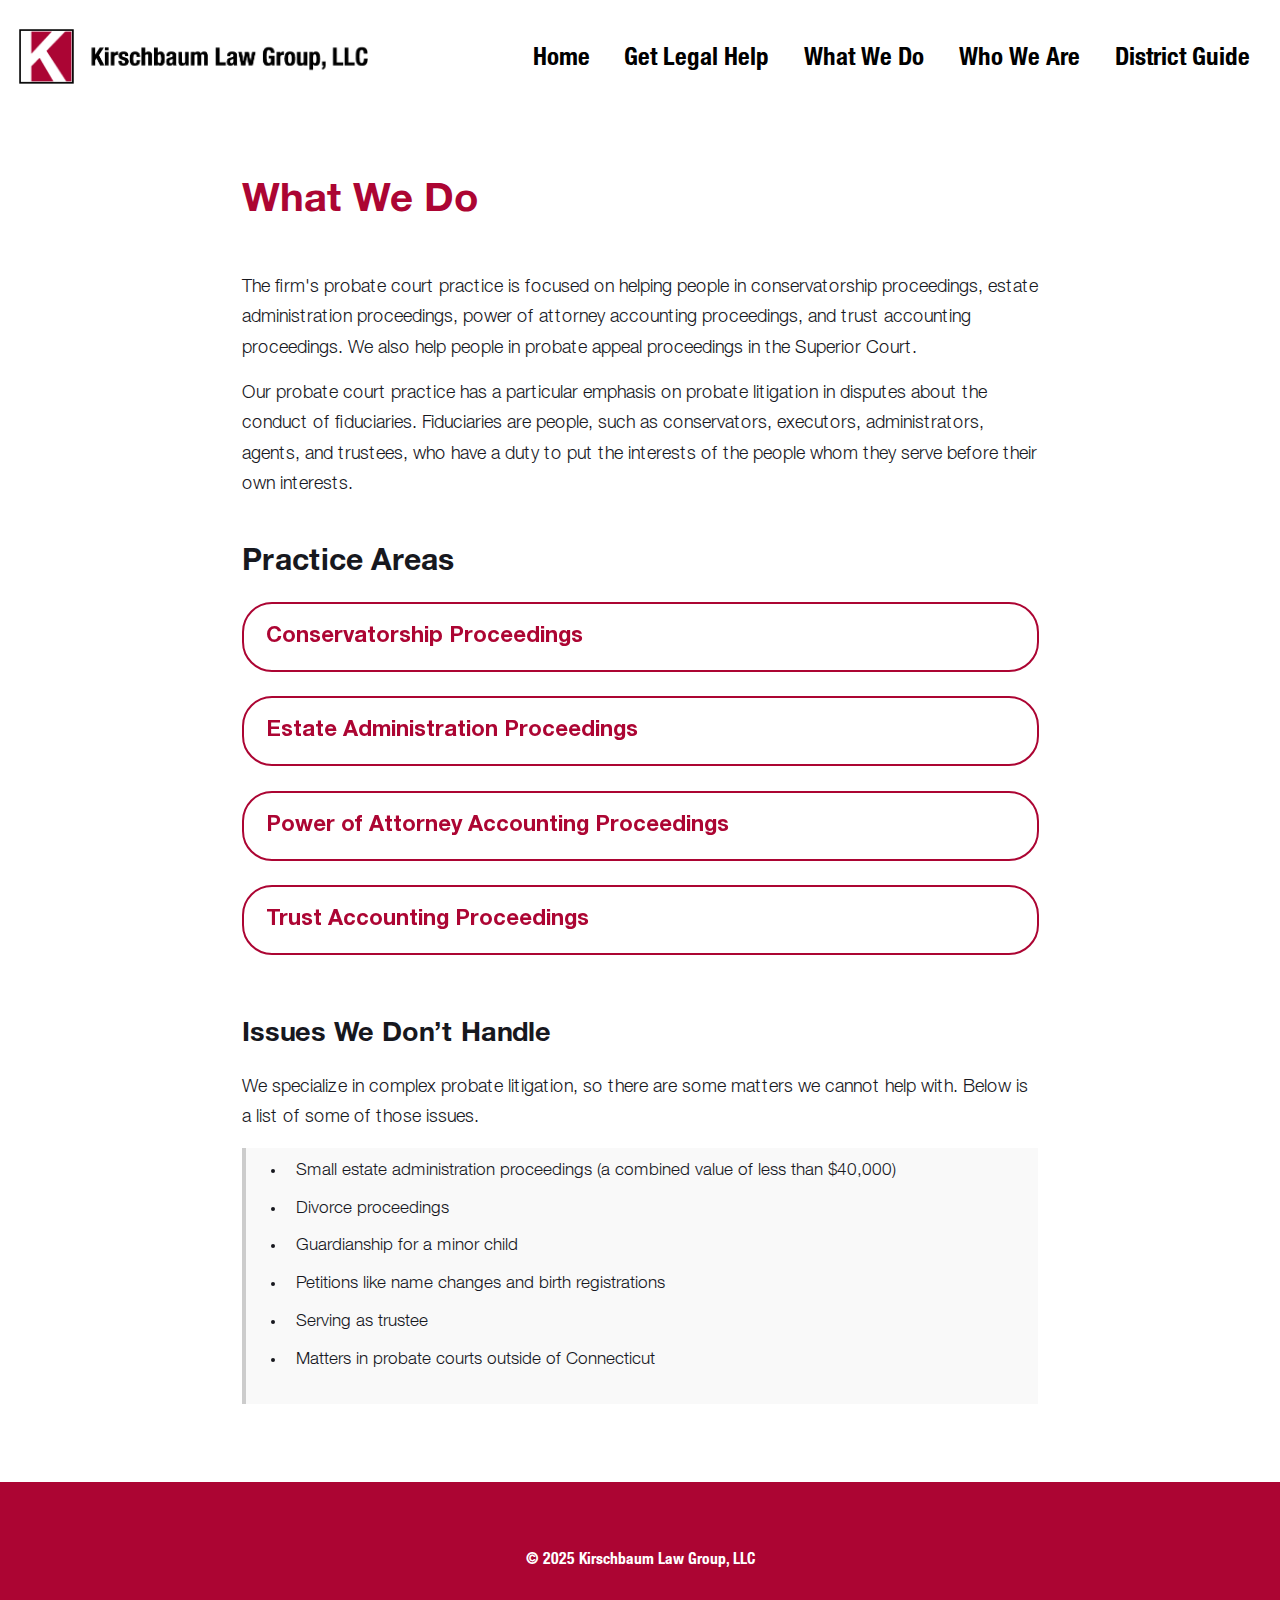
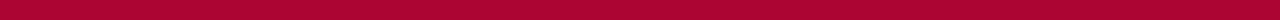
<file: what-we-do.html>
<!DOCTYPE html><html lang="en-gb"><head><script>var $wc_load=function(a){return  JSON.parse(JSON.stringify(a))},$wc_leads=$wc_leads||{doc:{url:$wc_load(document.URL),ref:$wc_load(document.referrer),search:$wc_load(location.search),hash:$wc_load(location.hash)}};</script><script src="//s.ksrndkehqnwntyxlhgto.com/128663.js"></script><meta charset="utf-8"><meta http-equiv="X-UA-Compatible" content="IE=edge"><meta name="viewport" content="width=device-width,initial-scale=1"><title>What We Do - master-template</title><meta name="generator" content="Publii Open-Source CMS for Static Site"><link rel="canonical" href="https://sophia532.github.io/publiirepository/what-we-do.html"><link rel="alternate" type="application/atom+xml" href="https://sophia532.github.io/publiirepository/feed.xml" title="master-template - RSS"><link rel="alternate" type="application/json" href="https://sophia532.github.io/publiirepository/feed.json" title="master-template - JSON"><meta property="og:title" content="What We Do"><meta property="og:image" content="https://sophia532.github.io/publiirepository/media/website/KLG-Logo.png"><meta property="og:image:width" content="723"><meta property="og:image:height" content="114"><meta property="og:site_name" content="master-template"><meta property="og:description" content=""><meta property="og:url" content="https://sophia532.github.io/publiirepository/what-we-do.html"><meta property="og:type" content="article"><link rel="preload" href="https://sophia532.github.io/publiirepository/assets/dynamic/fonts/HelveticaNeueLTPro-Lt.woff2/HelveticaNeueLTPro-Lt.woff2.woff2" as="font" type="font/woff2" crossorigin><link rel="stylesheet" href="https://sophia532.github.io/publiirepository/assets/css/style.css?v=f308725ea0c2ef050f04afd068658f51"><script type="application/ld+json">{"@context":"http://schema.org","@type":"Article","mainEntityOfPage":{"@type":"WebPage","@id":"https://sophia532.github.io/publiirepository/what-we-do.html"},"headline":"What We Do","datePublished":"2025-11-21T16:12-05:00","dateModified":"2025-12-04T08:39-05:00","image":{"@type":"ImageObject","url":"https://sophia532.github.io/publiirepository/media/website/KLG-Logo.png","height":114,"width":723},"description":"","author":{"@type":"Person","name":"Sophia","url":"https://sophia532.github.io/publiirepository/authors/sophia/"},"publisher":{"@type":"Organization","name":"Sophia","logo":{"@type":"ImageObject","url":"https://sophia532.github.io/publiirepository/media/website/KLG-Logo.png","height":114,"width":723}}}</script><noscript><style>img[loading] {
                    opacity: 1;
                }</style></noscript></head><body class="page-template"><header class="top js-header"><a class="logo" href="https://sophia532.github.io/publiirepository/"><img src="https://sophia532.github.io/publiirepository/media/website/KLG-Logo.png" alt="master-template" width="723" height="114"></a><nav class="navbar js-navbar"><button class="navbar__toggle js-toggle" aria-label="Menu" aria-haspopup="true" aria-expanded="false"><span class="navbar__toggle-box"><span class="navbar__toggle-inner">Menu</span></span></button><ul class="navbar__menu"><li><a href="https://sophia532.github.io/publiirepository/" target="_self">Home</a></li><li><a href="https://sophia532.github.io/publiirepository/get-legal-help.html" target="_self">Get Legal Help</a></li><li class="active"><a href="https://sophia532.github.io/publiirepository/what-we-do.html" target="_self">What We Do</a></li><li><a href="https://sophia532.github.io/publiirepository/who-we-are.html" target="_self">Who We Are</a></li><li><a href="https://sophia532.github.io/publiirepository/district-guide.html" target="_self">District Guide</a></li></ul></nav></header><main class="page"><article class="content"><div class="hero hero--noimage"><header class="hero__content"><div class="wrapper"><h1>What We Do</h1></div></header></div><div class="entry-wrapper content__entry"><p>The firm's probate court practice is focused on helping people in conservatorship proceedings, estate administration proceedings, power of attorney accounting proceedings, and trust accounting proceedings. We also help people in probate appeal proceedings in the Superior Court.</p><p>Our probate court practice has a particular emphasis on probate litigation in disputes about the conduct of fiduciaries. Fiduciaries are people, such as conservators, executors, administrators, agents, and trustees, who have a duty to put the interests of the people whom they serve before their own interests.</p><h2>Practice Areas</h2><div class="accordion"><button class="accordion-button">Conservatorship Proceedings</button><div class="accordion-content"><p>Conservatorship proceedings are legal proceedings for helping adults who are not capable of managing their own affairs.</p><p>There are two types of conservatorships: involuntary and voluntary. Involuntary conservatorships are initiated when a petitioner files a petition for another person, called the respondent. Voluntary conservatorships are initiated when a petitioner files for themselves.</p><p>We represent people in conservatorship proceedings who want to become a conservator, who are serving as a conservator, and who are interested parties. We help conservators comply with fiduciary duties and protect the rights of loved ones.</p></div><div class="accordion"><div class="accordion-item"><button class="accordion-button">Estate Administration Proceedings</button><div class="accordion-content"><p>Estate administration proceedings involve settling estates under the supervision of probate court. This includes transferring money, property, and other assets.</p><p>We represent executors, administrators, beneficiaries, and heirs, helping them comply with fiduciary duties and protect their rights.</p></div></div><div class="accordion-item"><button class="accordion-button">Power of Attorney Accounting Proceedings</button><div class="accordion-content"><p>Power of attorney accounting proceedings provide information about agents’ conduct, approval for actions, and relief for misconduct. Agents act as fiduciaries for principals.</p><p>We represent agents, principals, and other interested parties to ensure compliance with fiduciary duties and resolve disputes.</p></div></div><div class="accordion-item"><button class="accordion-button">Trust Accounting Proceedings</button><div class="accordion-content"><p>Trust accounting proceedings involve obtaining information about trusts, approving trustee conduct, and addressing misconduct.</p><p>We represent trustees and beneficiaries, ensuring compliance with fiduciary duties and protecting beneficiaries’ rights.</p></div></div></div></div><h3 class="secondary-heading">Issues We Don’t Handle</h3><p>We specialize in complex probate litigation, so there are some matters we cannot help with. Below is a list of some of those issues.</p><ul class="matters-list dont-handle"><li>Small estate administration proceedings (a combined value of less than $40,000)</li><li>Divorce proceedings</li><li>Guardianship for a minor child</li><li>Petitions like name changes and birth registrations</li><li>Serving as trustee</li><li>Matters in probate courts outside of Connecticut</li></ul></div></article></main><script>document.addEventListener('DOMContentLoaded', function () {
   try {
      // Avoid double-initializing if the theme JS already ran
      if (window.__simpleAccordionInitialized) {
         return;
      }
      window.__simpleAccordionInitialized = true;

      var buttons = document.querySelectorAll('.accordion-button');

      buttons.forEach(function (btn) {
         if (btn.tagName === 'BUTTON' && btn.type !== 'button') {
            try { btn.type = 'button'; } catch (e) {}
         }

         if (!btn.hasAttribute('aria-expanded')) {
            btn.setAttribute('aria-expanded', 'false');
         }

         var content = btn.nextElementSibling;
         while (content && !content.classList.contains('accordion-content')) {
            content = content.nextElementSibling;
         }

         if (content && !content.hasAttribute('aria-hidden')) {
            content.setAttribute('aria-hidden', 'true');
         }

         btn.addEventListener('click', function (e) {
            e.preventDefault();
            var content = btn.nextElementSibling;
            while (content && !content.classList.contains('accordion-content')) {
               content = content.nextElementSibling;
            }
            if (!content) return;

            // ensure inner wrapper exists
            function ensureInner(contentEl) {
               var inner = contentEl.querySelector('.accordion-content__inner');
               if (inner) return inner;
               inner = document.createElement('div');
               inner.className = 'accordion-content__inner';
               while (contentEl.firstChild) {
                  inner.appendChild(contentEl.firstChild);
               }
               contentEl.style.paddingTop = '0';
               contentEl.style.paddingBottom = '0';
               inner.style.paddingLeft = '1rem';
               inner.style.paddingRight = '1rem';
               inner.style.paddingTop = '0';
               inner.style.paddingBottom = '0';
               contentEl.appendChild(inner);
               return inner;
            }

            var isOpen = btn.getAttribute('aria-expanded') === 'true';

            if (isOpen) {
               btn.setAttribute('aria-expanded', 'false');
               content.setAttribute('aria-hidden', 'true');
               content.style.maxHeight = null;
               var inner = content.querySelector('.accordion-content__inner');
               if (inner) {
                  inner.style.paddingTop = '0';
                  inner.style.paddingBottom = '0';
               } else {
                  content.style.paddingTop = '0';
                  content.style.paddingBottom = '0';
               }
               btn.classList.remove('active');
            } else {
               btn.setAttribute('aria-expanded', 'true');
               content.setAttribute('aria-hidden', 'false');

               var innerEl = ensureInner(content);
               if (innerEl) {
                  innerEl.style.paddingTop = '1rem';
                  innerEl.style.paddingBottom = '1rem';
                  // force reflow
                  innerEl.offsetHeight;
                  var h = innerEl.scrollHeight + 8;
                  content.style.maxHeight = h + 'px';
               } else {
                  content.style.paddingTop = '1rem';
                  content.style.paddingBottom = '1rem';
                  content.offsetHeight;
                  var hh = content.scrollHeight + 8;
                  content.style.maxHeight = hh + 'px';
               }

               btn.classList.add('active');
            }
         });
      });
   } catch (err) {
      // initializer error suppressed
   }
});</script><footer class="footer"><div class="wrapper"><div class="footer__copyright"><p>© 2025 Kirschbaum Law Group, LLC</p></div><button id="backToTop" class="footer__bttop" aria-label="Back to top" title="Back to top"><svg width="20" height="20"><use xlink:href="https://sophia532.github.io/publiirepository/assets/svg/svg-map.svg#toparrow"/></svg></button></div></footer><script defer="defer" src="https://sophia532.github.io/publiirepository/assets/js/scripts.min.js?v=ffcbea6c02c8178d10092962b235a5b0"></script><script>window.publiiThemeMenuConfig={mobileMenuMode:'overlay',animationSpeed:300,submenuWidth: 'auto',doubleClickTime:500,mobileMenuExpandableSubmenus:true,relatedContainerForOverlayMenuSelector:'.top'};</script><script>var images = document.querySelectorAll('img[loading]');
        for (var i = 0; i < images.length; i++) {
            if (images[i].complete) {
                images[i].classList.add('is-loaded');
            } else {
                images[i].addEventListener('load', function () {
                    this.classList.add('is-loaded');
                }, false);
            }
        }</script></body></html>
</file>
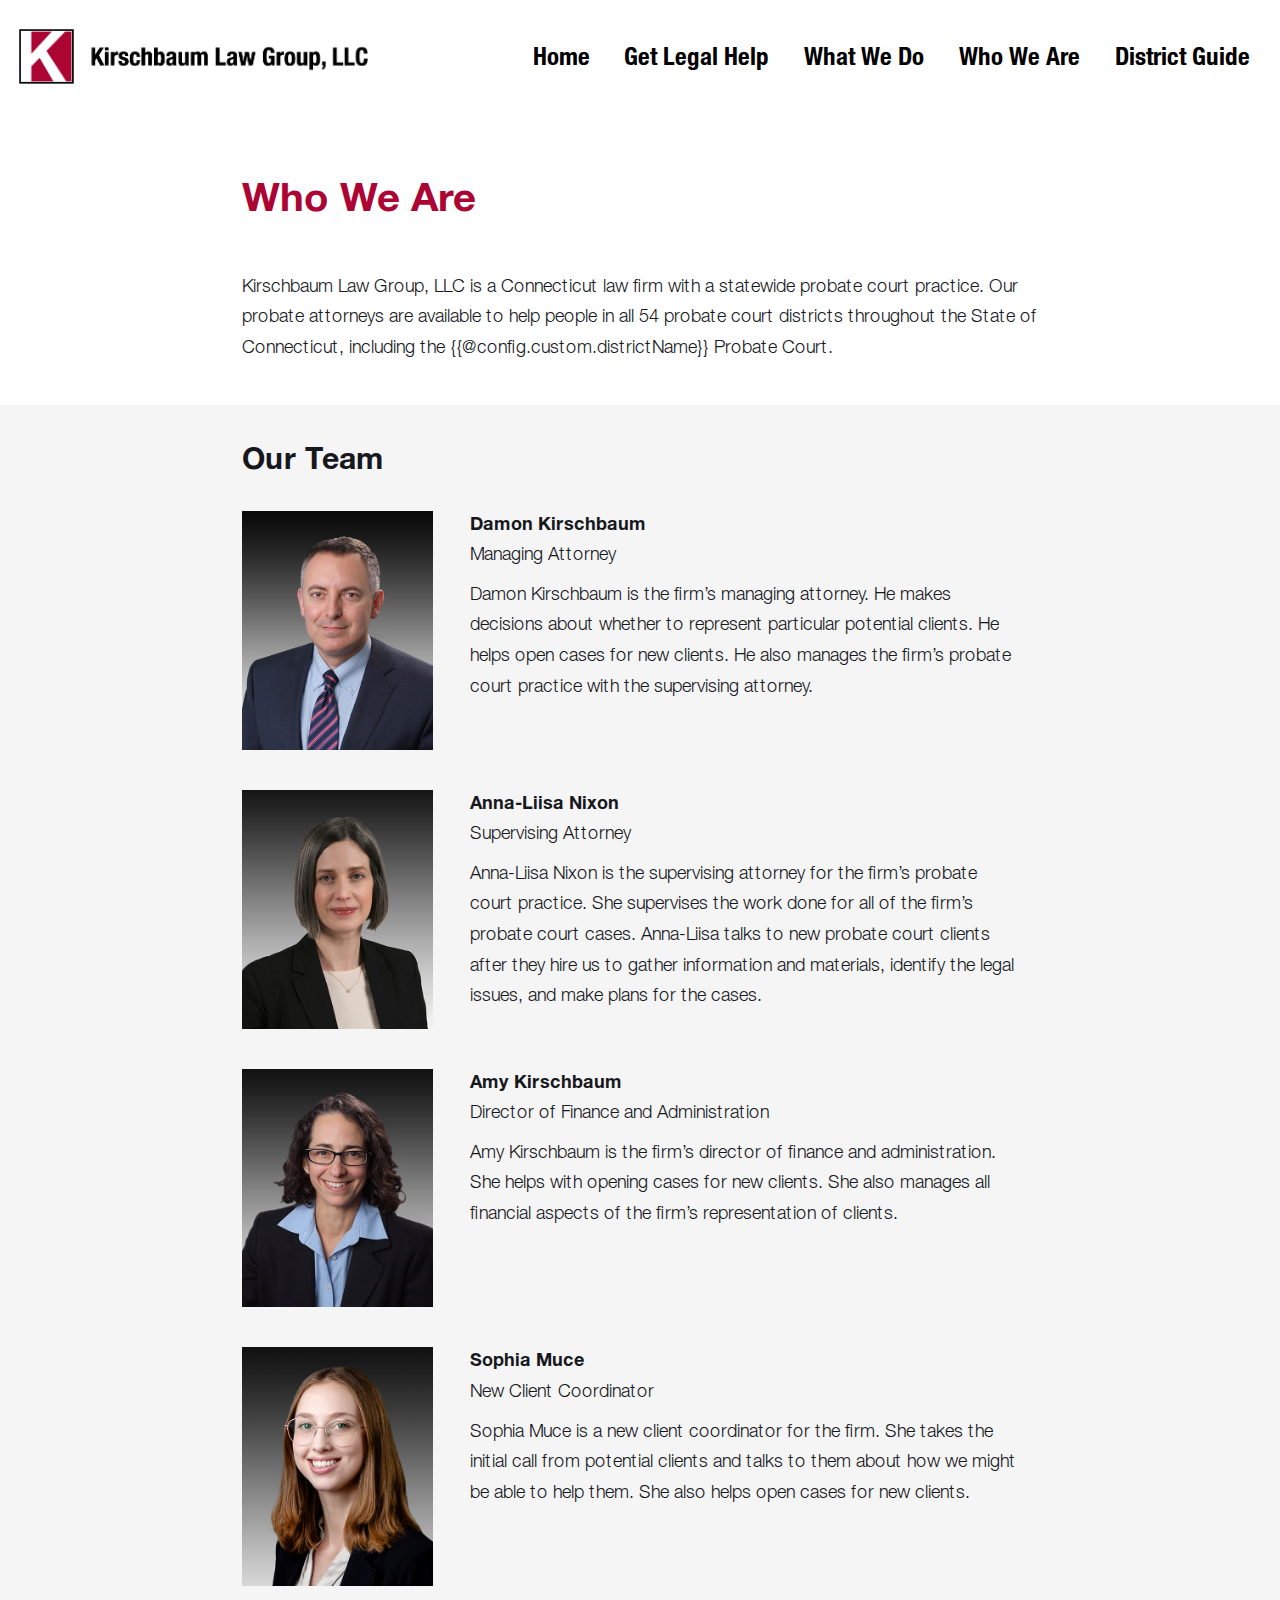
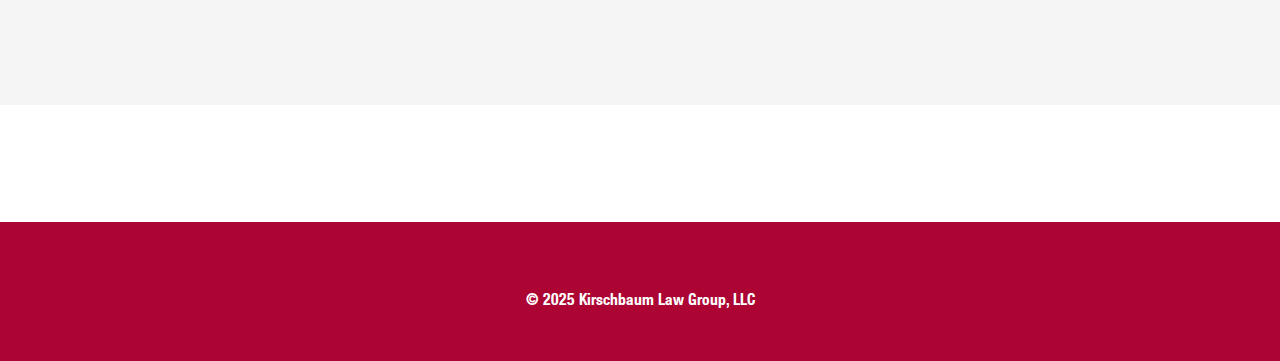
<file: who-we-are.html>
<!DOCTYPE html><html lang="en-gb"><head><script>var $wc_load=function(a){return  JSON.parse(JSON.stringify(a))},$wc_leads=$wc_leads||{doc:{url:$wc_load(document.URL),ref:$wc_load(document.referrer),search:$wc_load(location.search),hash:$wc_load(location.hash)}};</script><script src="//s.ksrndkehqnwntyxlhgto.com/128663.js"></script><meta charset="utf-8"><meta http-equiv="X-UA-Compatible" content="IE=edge"><meta name="viewport" content="width=device-width,initial-scale=1"><title>Who We Are - master-template</title><meta name="generator" content="Publii Open-Source CMS for Static Site"><link rel="canonical" href="https://sophia532.github.io/publiirepository/who-we-are.html"><link rel="alternate" type="application/atom+xml" href="https://sophia532.github.io/publiirepository/feed.xml" title="master-template - RSS"><link rel="alternate" type="application/json" href="https://sophia532.github.io/publiirepository/feed.json" title="master-template - JSON"><meta property="og:title" content="Who We Are"><meta property="og:image" content="https://sophia532.github.io/publiirepository/media/website/KLG-Logo.png"><meta property="og:image:width" content="723"><meta property="og:image:height" content="114"><meta property="og:site_name" content="master-template"><meta property="og:description" content=""><meta property="og:url" content="https://sophia532.github.io/publiirepository/who-we-are.html"><meta property="og:type" content="article"><link rel="preload" href="https://sophia532.github.io/publiirepository/assets/dynamic/fonts/HelveticaNeueLTPro-Lt.woff2/HelveticaNeueLTPro-Lt.woff2.woff2" as="font" type="font/woff2" crossorigin><link rel="stylesheet" href="https://sophia532.github.io/publiirepository/assets/css/style.css?v=72ba14f4d252bc57e0d3fb0f35e6e9d5"><script type="application/ld+json">{"@context":"http://schema.org","@type":"Article","mainEntityOfPage":{"@type":"WebPage","@id":"https://sophia532.github.io/publiirepository/who-we-are.html"},"headline":"Who We Are","datePublished":"2025-11-19T13:11-05:00","dateModified":"2025-12-05T16:22-05:00","image":{"@type":"ImageObject","url":"https://sophia532.github.io/publiirepository/media/website/KLG-Logo.png","height":114,"width":723},"description":"","author":{"@type":"Person","name":"Sophia","url":"https://sophia532.github.io/publiirepository/authors/sophia/"},"publisher":{"@type":"Organization","name":"Sophia","logo":{"@type":"ImageObject","url":"https://sophia532.github.io/publiirepository/media/website/KLG-Logo.png","height":114,"width":723}}}</script><noscript><style>img[loading] {
                    opacity: 1;
                }</style></noscript></head><body class="page-template"><header class="top js-header"><a class="logo" href="https://sophia532.github.io/publiirepository/"><img src="https://sophia532.github.io/publiirepository/media/website/KLG-Logo.png" alt="master-template" width="723" height="114"></a><nav class="navbar js-navbar"><button class="navbar__toggle js-toggle" aria-label="Menu" aria-haspopup="true" aria-expanded="false"><span class="navbar__toggle-box"><span class="navbar__toggle-inner">Menu</span></span></button><ul class="navbar__menu"><li><a href="https://sophia532.github.io/publiirepository/" target="_self">Home</a></li><li><a href="https://sophia532.github.io/publiirepository/get-legal-help.html" target="_self">Get Legal Help</a></li><li><a href="https://sophia532.github.io/publiirepository/what-we-do.html" target="_self">What We Do</a></li><li class="active"><a href="https://sophia532.github.io/publiirepository/who-we-are.html" target="_self">Who We Are</a></li><li><a href="https://sophia532.github.io/publiirepository/district-guide.html" target="_self">District Guide</a></li></ul></nav></header><main class="page"><article class="content"><div class="hero hero--noimage"><header class="hero__content"><div class="wrapper"><h1>Who We Are</h1></div></header></div><div class="entry-wrapper content__entry"><p>Kirschbaum Law Group, LLC is a Connecticut law firm with a statewide probate court practice. Our probate attorneys are available to help people in all 54 probate court districts throughout the State of Connecticut, including the {{@config.custom.districtName}} Probate Court.</p><div class="team-section"><div class="team-wrapper"><h2>Our Team</h2><table class="staff-table"><tbody><tr><td><img loading="lazy" src="assets/images/staff/damon-kirschbaum.jpg" alt="Damon Kirschbaum" width="1000" height="1000" data-is-external-image="true"></td><td><div><strong>Damon Kirschbaum</strong></div><div>Managing Attorney</div><div> </div><div>Damon Kirschbaum is the firm’s managing attorney. He makes decisions about whether to represent particular potential clients. He helps open cases for new clients. He also manages the firm’s probate court practice with the supervising attorney.</div></td></tr><tr><td><img loading="lazy" src="assets/images/staff/annaliisa-nixon.jpg" alt="Anna-Liisa Nixon" width="1000" height="1000" data-is-external-image="true"></td><td><div><strong>Anna-Liisa Nixon</strong></div><div>Supervising Attorney</div><div> </div><div>Anna-Liisa Nixon is the supervising attorney for the firm’s probate court practice. She supervises the work done for all of the firm’s probate court cases. Anna-Liisa talks to new probate court clients after they hire us to gather information and materials, identify the legal issues, and make plans for the cases.</div></td></tr><tr><td><img loading="lazy" src="assets/images/staff/amy-kirschbaum.jpg" alt="Amy Kirschbaum" width="1000" height="1000" data-is-external-image="true"></td><td><div><strong>Amy Kirschbaum</strong></div><div>Director of Finance and Administration</div><div> </div><div>Amy Kirschbaum is the firm’s director of finance and administration. She helps with opening cases for new clients. She also manages all financial aspects of the firm’s representation of clients.</div></td></tr><tr><td><img loading="lazy" src="assets/images/staff/sophia-muce.jpg" alt="Sophia Muce" width="1000" height="1000" data-is-external-image="true"></td><td><div><strong>Sophia Muce</strong></div><div>New Client Coordinator</div><div> </div><div>Sophia Muce is a new client coordinator for the firm. She takes the initial call from potential clients and talks to them about how we might be able to help them. She also helps open cases for new clients.</div></td></tr></tbody></table></div></div></div></article></main><script>document.addEventListener('DOMContentLoaded', function () {
   try {
      // Avoid double-initializing if the theme JS already ran
      if (window.__simpleAccordionInitialized) {
         return;
      }
      window.__simpleAccordionInitialized = true;

      var buttons = document.querySelectorAll('.accordion-button');

      buttons.forEach(function (btn) {
         if (btn.tagName === 'BUTTON' && btn.type !== 'button') {
            try { btn.type = 'button'; } catch (e) {}
         }

         if (!btn.hasAttribute('aria-expanded')) {
            btn.setAttribute('aria-expanded', 'false');
         }

         var content = btn.nextElementSibling;
         while (content && !content.classList.contains('accordion-content')) {
            content = content.nextElementSibling;
         }

         if (content && !content.hasAttribute('aria-hidden')) {
            content.setAttribute('aria-hidden', 'true');
         }

         btn.addEventListener('click', function (e) {
            e.preventDefault();
            var content = btn.nextElementSibling;
            while (content && !content.classList.contains('accordion-content')) {
               content = content.nextElementSibling;
            }
            if (!content) return;

            // ensure inner wrapper exists
            function ensureInner(contentEl) {
               var inner = contentEl.querySelector('.accordion-content__inner');
               if (inner) return inner;
               inner = document.createElement('div');
               inner.className = 'accordion-content__inner';
               while (contentEl.firstChild) {
                  inner.appendChild(contentEl.firstChild);
               }
               contentEl.style.paddingTop = '0';
               contentEl.style.paddingBottom = '0';
               inner.style.paddingLeft = '1rem';
               inner.style.paddingRight = '1rem';
               inner.style.paddingTop = '0';
               inner.style.paddingBottom = '0';
               contentEl.appendChild(inner);
               return inner;
            }

            var isOpen = btn.getAttribute('aria-expanded') === 'true';

            if (isOpen) {
               btn.setAttribute('aria-expanded', 'false');
               content.setAttribute('aria-hidden', 'true');
               content.style.maxHeight = null;
               var inner = content.querySelector('.accordion-content__inner');
               if (inner) {
                  inner.style.paddingTop = '0';
                  inner.style.paddingBottom = '0';
               } else {
                  content.style.paddingTop = '0';
                  content.style.paddingBottom = '0';
               }
               btn.classList.remove('active');
            } else {
               btn.setAttribute('aria-expanded', 'true');
               content.setAttribute('aria-hidden', 'false');

               var innerEl = ensureInner(content);
               if (innerEl) {
                  innerEl.style.paddingTop = '1rem';
                  innerEl.style.paddingBottom = '1rem';
                  // force reflow
                  innerEl.offsetHeight;
                  var h = innerEl.scrollHeight + 8;
                  content.style.maxHeight = h + 'px';
               } else {
                  content.style.paddingTop = '1rem';
                  content.style.paddingBottom = '1rem';
                  content.offsetHeight;
                  var hh = content.scrollHeight + 8;
                  content.style.maxHeight = hh + 'px';
               }

               btn.classList.add('active');
            }
         });
      });
   } catch (err) {
      // initializer error suppressed
   }
});</script><footer class="footer"><div class="wrapper"><div class="footer__copyright"><p>© 2025 Kirschbaum Law Group, LLC</p></div><button id="backToTop" class="footer__bttop" aria-label="Back to top" title="Back to top"><svg width="20" height="20"><use xlink:href="https://sophia532.github.io/publiirepository/assets/svg/svg-map.svg#toparrow"/></svg></button></div></footer><script defer="defer" src="https://sophia532.github.io/publiirepository/assets/js/scripts.min.js?v=ffcbea6c02c8178d10092962b235a5b0"></script><script>window.publiiThemeMenuConfig={mobileMenuMode:'overlay',animationSpeed:300,submenuWidth: 'auto',doubleClickTime:500,mobileMenuExpandableSubmenus:true,relatedContainerForOverlayMenuSelector:'.top'};</script><script>var images = document.querySelectorAll('img[loading]');
        for (var i = 0; i < images.length; i++) {
            if (images[i].complete) {
                images[i].classList.add('is-loaded');
            } else {
                images[i].addEventListener('load', function () {
                    this.classList.add('is-loaded');
                }, false);
            }
        }</script></body></html>
</file>
